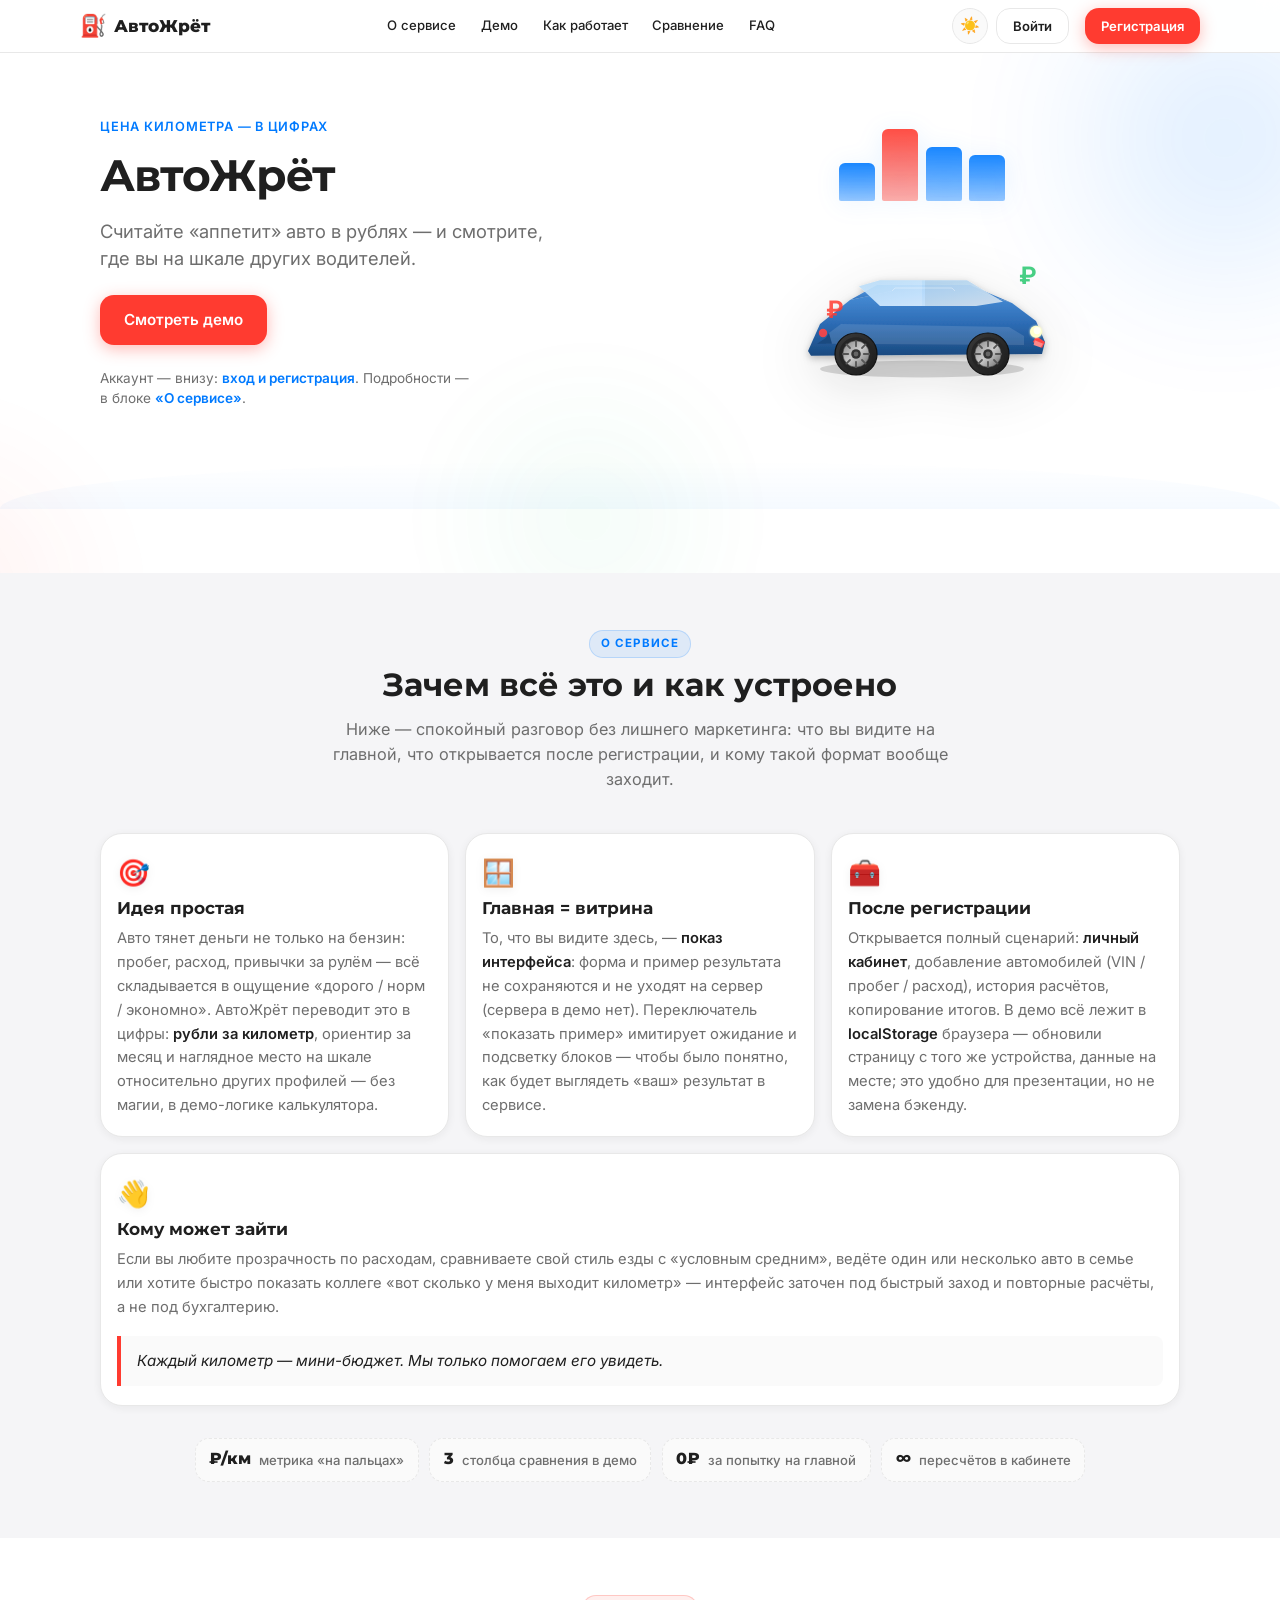
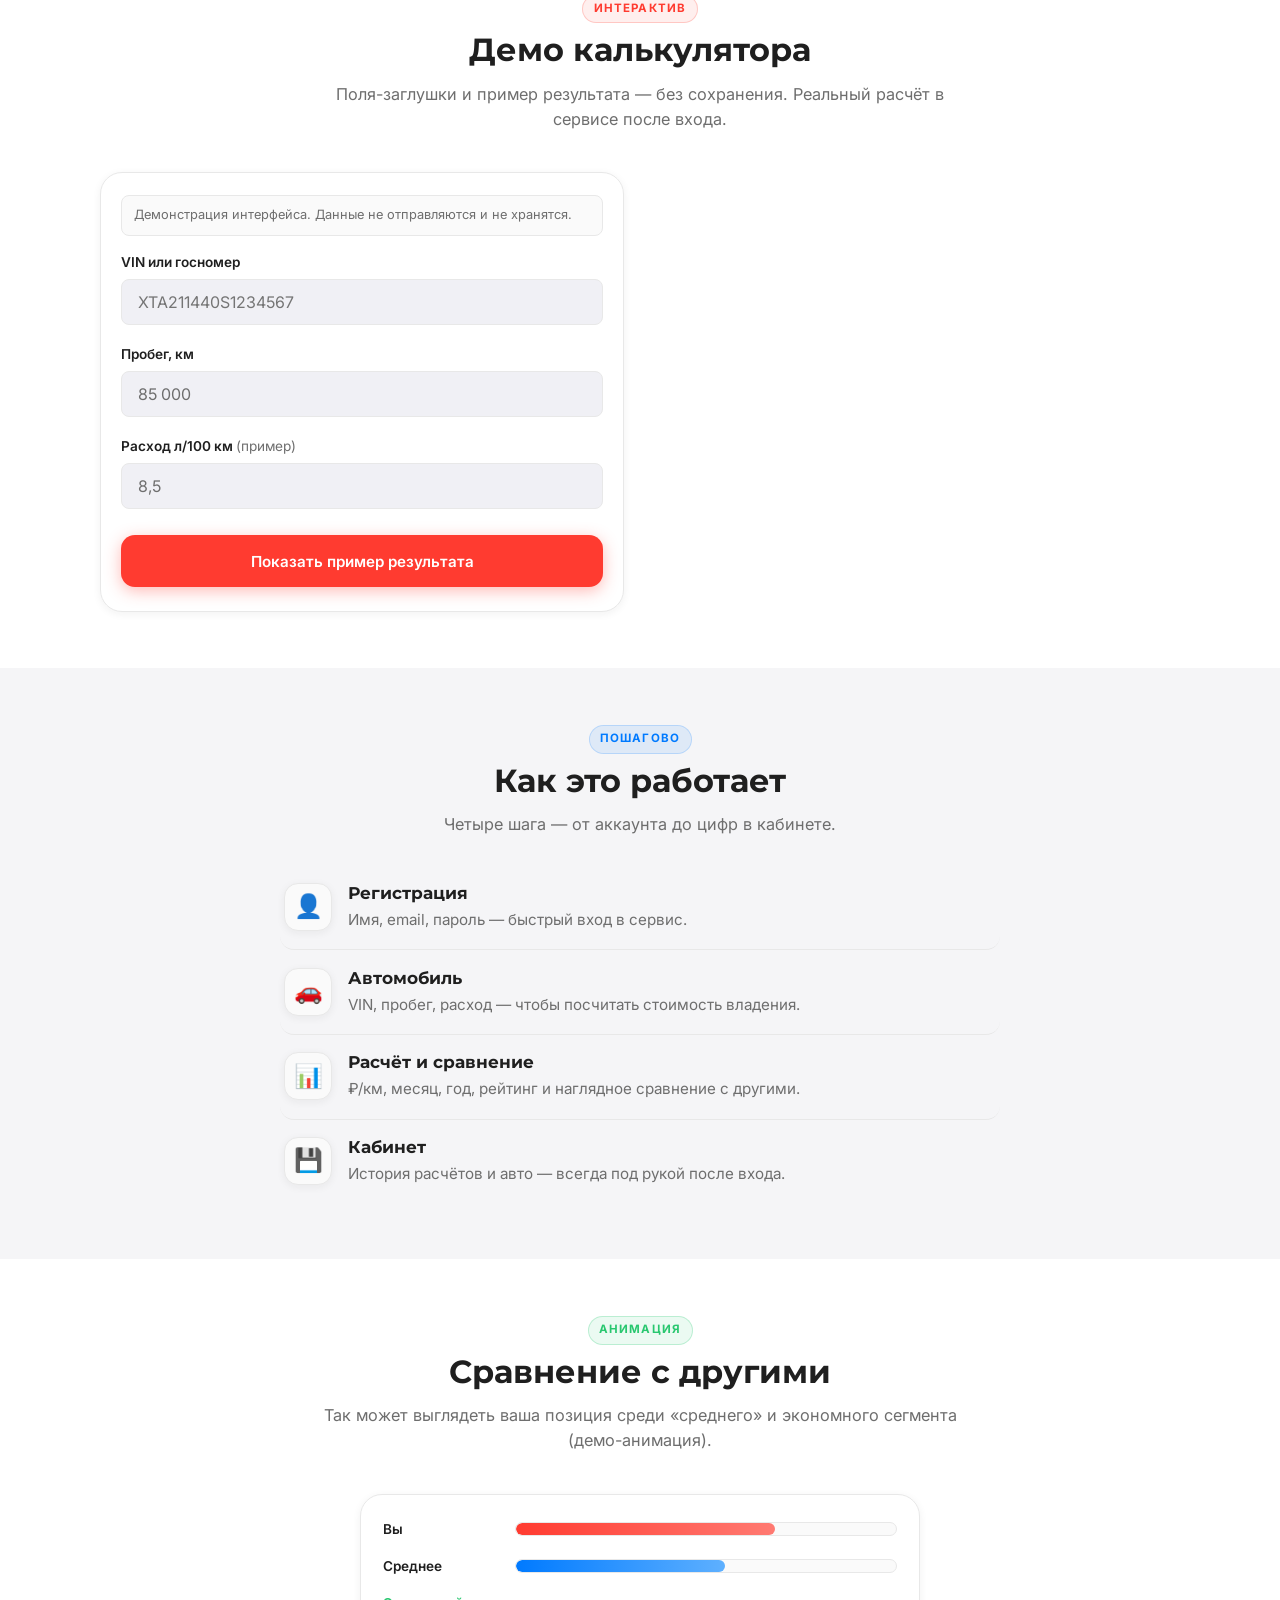
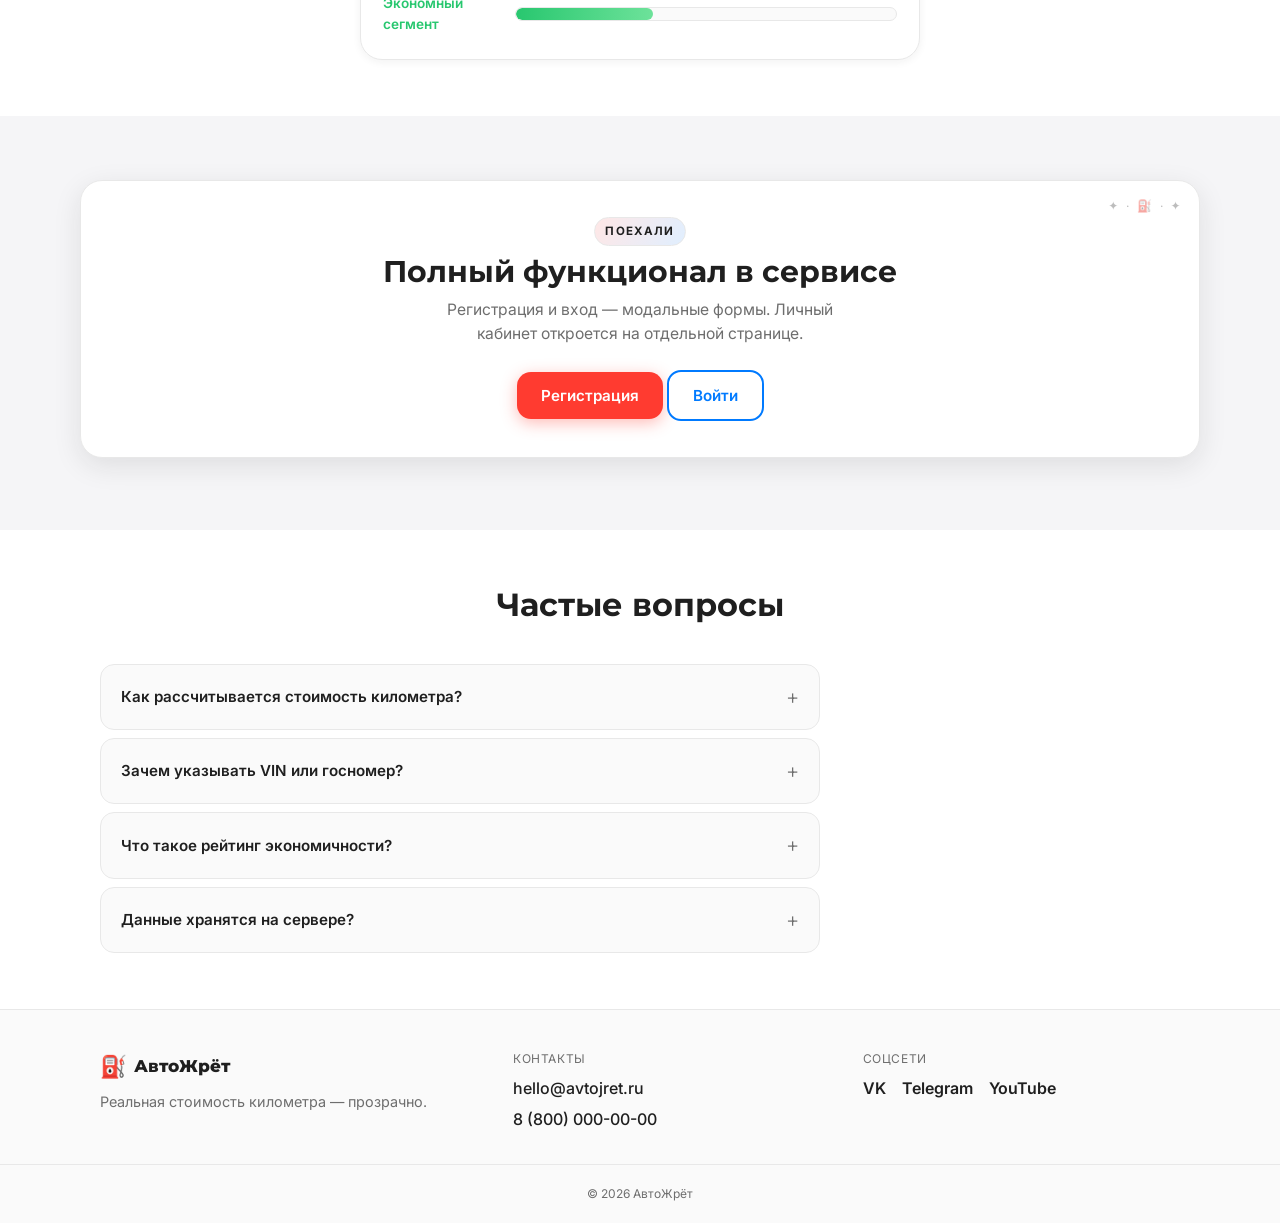
<file: index.html>
<!DOCTYPE html>
<html lang="ru">
<head>
  <meta charset="UTF-8">
  <meta name="viewport" content="width=device-width, initial-scale=1.0">
  <meta name="description" content="АвтоЖрёт — узнай реальную стоимость владения авто. Демо на главной, полный сервис после регистрации.">
  <title>АвтоЖрёт — реальная стоимость владения автомобилем</title>
  <link rel="preconnect" href="https://fonts.googleapis.com">
  <link rel="preconnect" href="https://fonts.gstatic.com" crossorigin>
  <link href="https://fonts.googleapis.com/css2?family=Inter:wght@400;500;600;700&family=Montserrat:wght@600;700;800&display=swap" rel="stylesheet">
  <link rel="stylesheet" href="css/styles.css">
</head>
<body class="page-landing">
  <div class="landing-bg" aria-hidden="true">
    <span class="landing-bg__orb landing-bg__orb--1"></span>
    <span class="landing-bg__orb landing-bg__orb--2"></span>
    <span class="landing-bg__orb landing-bg__orb--3"></span>
  </div>
  <a href="#main-content" class="skip-link">Перейти к содержимому</a>

  <header class="site-header site-header--landing">
    <div class="container site-header__inner">
      <div class="site-header__top">
        <a href="index.html" class="logo" aria-label="АвтоЖрёт — главная">
          <span class="logo__icon" aria-hidden="true">⛽</span>
          <span class="logo__text">АвтоЖрёт</span>
        </a>
        <nav class="nav site-header__nav site-header__nav--landing" aria-label="Навигация по странице">
          <ul class="nav__list">
            <li><a href="#about-story" class="nav__link">О сервисе</a></li>
            <li><a href="#demo-calculator" class="nav__link">Демо</a></li>
            <li><a href="#how-it-works" class="nav__link">Как работает</a></li>
            <li><a href="#compare-preview" class="nav__link">Сравнение</a></li>
            <li><a href="#faq-landing" class="nav__link">FAQ</a></li>
          </ul>
        </nav>
        <button type="button" class="theme-toggle" id="theme-toggle" aria-label="Переключить тему" onclick="toggleTheme()">
          <span class="theme-toggle__icon theme-toggle__icon--sun">☀️</span>
          <span class="theme-toggle__icon theme-toggle__icon--moon">🌙</span>
        </button>
        <div class="auth-bar" id="auth-bar">
          <div class="auth-bar__guest" id="auth-guest">
            <button type="button" class="btn btn--ghost btn--sm" data-open-auth="login">Войти</button>
            <button type="button" class="btn btn--primary btn--sm" data-open-auth="register">Регистрация</button>
          </div>
          <div class="auth-bar__user" id="auth-user" hidden>
            <a href="app.html" class="auth-bar__cabinet-link">Личный кабинет</a>
            <button type="button" class="btn btn--ghost btn--sm" id="btn-logout-header">Выйти</button>
          </div>
        </div>
        <button type="button" class="nav-toggle" aria-expanded="false" aria-controls="mobile-nav" aria-label="Открыть меню">
          <span></span><span></span><span></span>
        </button>
      </div>
    </div>
    <div id="mobile-nav" class="mobile-nav" hidden>
      <ul class="mobile-nav__list">
        <li><a href="#about-story">О сервисе</a></li>
        <li><a href="#demo-calculator">Демо калькулятора</a></li>
        <li><a href="#how-it-works">Как это работает</a></li>
        <li><a href="#compare-preview">Сравнение</a></li>
        <li><a href="#faq-landing">FAQ</a></li>
      </ul>
      <div class="mobile-auth mobile-auth--logged-only" id="mobile-auth-logged" hidden>
        <a href="app.html" class="btn btn--secondary mobile-auth__btn mobile-auth__cabinet">Личный кабинет</a>
        <button type="button" class="btn btn--ghost mobile-auth__btn" id="btn-logout-mobile">Выйти</button>
      </div>
      <p class="mobile-nav__hint" id="mobile-nav-guest-hint">Вход и регистрация — в блоке в конце страницы.</p>
    </div>
  </header>

  <main id="main-content">
    <!-- Hero -->
    <section class="hero hero--landing" aria-labelledby="hero-title">
      <div class="container hero__grid">
        <div class="hero__content reveal">
          <p class="hero__badge">Цена километра — в цифрах</p>
          <h1 id="hero-title" class="hero__title">АвтоЖрёт</h1>
          <p class="hero__tagline">Считайте «аппетит» авто в рублях — и смотрите, где вы на шкале других водителей.</p>
          <div class="hero__cta-row">
            <a href="#demo-calculator" class="btn btn--primary hero__cta">Смотреть демо</a>
          </div>
          <p class="hero__auth-hint">Аккаунт — внизу: <a href="#auth-cta">вход и регистрация</a>. Подробности — в блоке <a href="#about-story">«О сервисе»</a>.</p>
          <p class="hero__note" id="hero-logged-note" hidden>С возвращением — откройте личный кабинет в сервисе.</p>
        </div>
        <div class="hero__visual reveal reveal--delay" aria-hidden="true">
          <div class="hero-visual-stack" id="hero-visual-tilt">
            <div class="hero-mini-chart hero-mini-chart--glow" aria-label="Декоративная инфографика расходов">
              <div class="hero-mini-chart__bar hero-mini-chart__bar--1" style="height:38%"></div>
              <div class="hero-mini-chart__bar hero-mini-chart__bar--2" style="height:72%"></div>
              <div class="hero-mini-chart__bar hero-mini-chart__bar--3" style="height:54%"></div>
              <div class="hero-mini-chart__bar hero-mini-chart__bar--4" style="height:46%"></div>
            </div>
            <div class="hero-car">
              <svg class="hero-car__svg" viewBox="0 0 500 220" fill="none" xmlns="http://www.w3.org/2000/svg" aria-hidden="true">
                <defs>
                  <linearGradient id="bodyGrad" x1="0%" y1="0%" x2="0%" y2="100%">
                    <stop offset="0%" stop-color="#4a90d9"/>
                    <stop offset="50%" stop-color="#2d6cb5"/>
                    <stop offset="100%" stop-color="#1a4a80"/>
                  </linearGradient>
                  <linearGradient id="roofGrad" x1="0%" y1="0%" x2="0%" y2="100%">
                    <stop offset="0%" stop-color="#5ca0e8"/>
                    <stop offset="100%" stop-color="#2d6cb5"/>
                  </linearGradient>
                  <linearGradient id="windowGrad" x1="0%" y1="0%" x2="100%" y2="100%">
                    <stop offset="0%" stop-color="#a8d4f5"/>
                    <stop offset="50%" stop-color="#c5e4ff"/>
                    <stop offset="100%" stop-color="#e8f4ff"/>
                  </linearGradient>
                  <linearGradient id="wheelGrad" x1="0%" y1="0%" x2="100%" y2="100%">
                    <stop offset="0%" stop-color="#3a3a3a"/>
                    <stop offset="100%" stop-color="#1a1a1a"/>
                  </linearGradient>
                  <linearGradient id="rimGrad" x1="0%" y1="0%" x2="100%" y2="100%">
                    <stop offset="0%" stop-color="#888"/>
                    <stop offset="50%" stop-color="#ccc"/>
                    <stop offset="100%" stop-color="#666"/>
                  </linearGradient>
                  <filter id="shadow" x="-20%" y="-20%" width="140%" height="140%">
                    <feDropShadow dx="0" dy="4" stdDeviation="6" flood-opacity="0.25"/>
                  </filter>
                  <filter id="glow">
                    <feGaussianBlur stdDeviation="2" result="coloredBlur"/>
                    <feMerge>
                      <feMergeNode in="coloredBlur"/>
                      <feMergeNode in="SourceGraphic"/>
                    </feMerge>
                  </filter>
                </defs>
                <ellipse cx="250" cy="190" rx="170" ry="14" fill="rgba(0,0,0,0.15)"/>
                <g class="hero-car__body">
                  <g filter="url(#shadow)">
                    <path d="M60 160 L80 115 L130 75 L200 60 L340 60 L400 80 L440 110 L455 145 L450 165 L65 168 Z" fill="url(#bodyGrad)"/>
                    <path d="M130 75 L175 50 L330 50 L400 80 L340 60 L200 60 Z" fill="url(#roofGrad)"/>
                    <path d="M145 52 L180 42 L325 42 L385 78 L340 85 L180 85 Z" fill="url(#windowGrad)" opacity="0.9"/>
                    <path d="M145 52 L180 42 L250 42 L250 85 L180 85 Z" fill="rgba(255,255,255,0.3)" opacity="0.5"/>
                    <path d="M255 42 L325 42 L385 78 L340 85 L255 85 Z" fill="rgba(0,0,0,0.1)" opacity="0.5"/>
                  </g>
                  <path d="M95 130 L115 115 L395 120 L420 135 L420 150 L90 148 Z" fill="rgba(255,255,255,0.12)"/>
                  <path d="M75 148 L90 138 L95 130 L100 148 Z" fill="#1a4a80"/>
                  <path d="M440 135 L455 145 L450 155 L435 145 Z" fill="#ff4444"/>
                  <path d="M438 142 L452 148 L448 154 L436 150 Z" fill="#ff8888"/>
                  <circle cx="440" cy="128" r="10" fill="#ffffcc" filter="url(#glow)"/>
                  <circle cx="442" cy="126" r="6" fill="#ffffff" opacity="0.8"/>
                  <circle cx="85" cy="130" r="7" fill="#ff4444" opacity="0.9"/>
                  <path d="M200 60 L205 55 L300 55 L305 60" stroke="rgba(255,255,255,0.4)" stroke-width="1.5" fill="none"/>
                </g>
                <g class="hero-car__wheel hero-car__wheel--rear">
                  <circle cx="140" cy="165" r="35" fill="url(#wheelGrad)" stroke="#111" stroke-width="2"/>
                  <circle cx="140" cy="165" r="28" fill="#252525"/>
                  <circle cx="140" cy="165" r="22" fill="url(#rimGrad)" stroke="#444" stroke-width="1"/>
                  <circle cx="140" cy="165" r="8" fill="#333"/>
                  <circle cx="140" cy="165" r="4" fill="#666"/>
                  <g stroke="#555" stroke-width="3" stroke-linecap="round">
                    <line x1="140" y1="143" x2="140" y2="152"/>
                    <line x1="140" y1="178" x2="140" y2="187"/>
                    <line x1="118" y1="165" x2="127" y2="165"/>
                    <line x1="153" y1="165" x2="162" y2="165"/>
                    <line x1="124" y1="149" x2="130" y2="155"/>
                    <line x1="150" y1="175" x2="156" y2="181"/>
                    <line x1="124" y1="181" x2="130" y2="175"/>
                    <line x1="150" y1="155" x2="156" y2="149"/>
                  </g>
                </g>
                <g class="hero-car__wheel hero-car__wheel--front">
                  <circle cx="360" cy="165" r="35" fill="url(#wheelGrad)" stroke="#111" stroke-width="2"/>
                  <circle cx="360" cy="165" r="28" fill="#252525"/>
                  <circle cx="360" cy="165" r="22" fill="url(#rimGrad)" stroke="#444" stroke-width="1"/>
                  <circle cx="360" cy="165" r="8" fill="#333"/>
                  <circle cx="360" cy="165" r="4" fill="#666"/>
                  <g stroke="#555" stroke-width="3" stroke-linecap="round">
                    <line x1="360" y1="143" x2="360" y2="152"/>
                    <line x1="360" y1="178" x2="360" y2="187"/>
                    <line x1="338" y1="165" x2="347" y2="165"/>
                    <line x1="373" y1="165" x2="382" y2="165"/>
                    <line x1="344" y1="149" x2="350" y2="155"/>
                    <line x1="370" y1="175" x2="376" y2="181"/>
                    <line x1="344" y1="181" x2="350" y2="175"/>
                    <line x1="370" y1="155" x2="376" y2="149"/>
                  </g>
                </g>
              </svg>
              <div class="hero-car__float" aria-hidden="true">
                <span class="hero-car__coin">₽</span>
                <span class="hero-car__coin hero-car__coin--2">₽</span>
              </div>
            </div>
          </div>
        </div>
      </div>
      <div class="hero__wave" aria-hidden="true"></div>
    </section>

    <section id="about-story" class="section landing-story" aria-labelledby="about-story-title">
      <div class="container">
        <header class="section__header reveal">
          <span class="section__chip">О сервисе</span>
          <h2 id="about-story-title" class="section__title">Зачем всё это и как устроено</h2>
          <p class="section__lead">Ниже — спокойный разговор без лишнего маркетинга: что вы видите на главной, что открывается после регистрации, и кому такой формат вообще заходит.</p>
        </header>
        <div class="landing-story__grid reveal">
          <article class="landing-story__card landing-story__card--accent">
            <span class="landing-story__emoji" aria-hidden="true">🎯</span>
            <h3 class="landing-story__h">Идея простая</h3>
            <p>Авто тянет деньги не только на бензин: пробег, расход, привычки за рулём — всё складывается в ощущение «дорого / норм / экономно». АвтоЖрёт переводит это в цифры: <strong>рубли за километр</strong>, ориентир за месяц и наглядное место на шкале относительно других профилей — без магии, в демо-логике калькулятора.</p>
          </article>
          <article class="landing-story__card">
            <span class="landing-story__emoji" aria-hidden="true">🪟</span>
            <h3 class="landing-story__h">Главная = витрина</h3>
            <p>То, что вы видите здесь, — <strong>показ интерфейса</strong>: форма и пример результата не сохраняются и не уходят на сервер (сервера в демо нет). Переключатель «показать пример» имитирует ожидание и подсветку блоков — чтобы было понятно, как будет выглядеть «ваш» результат в сервисе.</p>
          </article>
          <article class="landing-story__card">
            <span class="landing-story__emoji" aria-hidden="true">🧰</span>
            <h3 class="landing-story__h">После регистрации</h3>
            <p>Открывается полный сценарий: <strong>личный кабинет</strong>, добавление автомобилей (VIN / пробег / расход), история расчётов, копирование итогов. В демо всё лежит в <strong>localStorage</strong> браузера — обновили страницу с того же устройства, данные на месте; это удобно для презентации, но не замена бэкенду.</p>
          </article>
          <article class="landing-story__card landing-story__card--wide">
            <span class="landing-story__emoji" aria-hidden="true">👋</span>
            <h3 class="landing-story__h">Кому может зайти</h3>
            <p>Если вы любите прозрачность по расходам, сравниваете свой стиль езды с «условным средним», ведёте один или несколько авто в семье или хотите быстро показать коллеге «вот сколько у меня выходит километр» — интерфейс заточен под быстрый заход и повторные расчёты, а не под бухгалтерию.</p>
            <blockquote class="landing-story__quote">Каждый километр — мини-бюджет. Мы только помогаем его увидеть.</blockquote>
          </article>
        </div>
        <ul class="landing-story__facts reveal" aria-label="Короткие факты">
          <li class="landing-story__fact"><span class="landing-story__fact-k">₽/км</span> метрика «на пальцах»</li>
          <li class="landing-story__fact"><span class="landing-story__fact-k">3</span> столбца сравнения в демо</li>
          <li class="landing-story__fact"><span class="landing-story__fact-k">0₽</span> за попытку на главной</li>
          <li class="landing-story__fact"><span class="landing-story__fact-k">∞</span> пересчётов в кабинете</li>
        </ul>
      </div>
    </section>

    <!-- Демо калькулятора (витрина, без расчёта) -->
    <section id="demo-calculator" class="section landing-demo" aria-labelledby="demo-calc-title">
      <div class="container">
        <header class="section__header reveal">
          <span class="section__chip section__chip--demo">Интерактив</span>
          <h2 id="demo-calc-title" class="section__title">Демо калькулятора</h2>
          <p class="section__lead">Поля-заглушки и пример результата — без сохранения. Реальный расчёт в сервисе после входа.</p>
        </header>
        <div class="landing-demo__layout reveal">
          <div class="landing-demo__form-card">
            <form id="demo-calc-form" class="demo-calc-form">
              <p class="demo-calc-form__disclaimer" role="note">Демонстрация интерфейса. Данные не отправляются и не хранятся.</p>
              <label class="field">
                <span class="field__label">VIN или госномер</span>
                <input type="text" class="field__input" id="demo-vin" name="demo-vin" placeholder="XTA211440S1234567" autocomplete="off" readonly tabindex="-1" aria-readonly="true">
              </label>
              <label class="field">
                <span class="field__label">Пробег, км</span>
                <input type="text" class="field__input" value="85 000" id="demo-mileage" readonly tabindex="-1" aria-readonly="true">
              </label>
              <label class="field">
                <span class="field__label">Расход л/100 км <span class="optional">(пример)</span></span>
                <input type="text" class="field__input" value="8,5" id="demo-fuel" readonly tabindex="-1" aria-readonly="true">
              </label>
              <button type="button" class="btn btn--primary btn--block" id="demo-calc-btn">
                <span class="demo-calc-btn__text">Показать пример результата</span>
                <span class="demo-calc-btn__loader" aria-hidden="true"></span>
              </button>
            </form>
          </div>
          <div class="landing-demo__result-wrap" id="demo-calc-result" hidden>
            <p class="demo-result__eyebrow">Пример визуализации</p>
            <div class="demo-result__card">
              <div class="demo-result__grid">
                <div class="demo-result__metric">
                  <span class="demo-result__metric-label">₽/км</span>
                  <span class="demo-result__metric-value"><span id="demo-val-perkm">0</span></span>
                </div>
                <div class="demo-result__metric">
                  <span class="demo-result__metric-label">₽/мес</span>
                  <span class="demo-result__metric-value"><span id="demo-val-month">0</span></span>
                </div>
                <div class="demo-result__metric">
                  <span class="demo-result__metric-label">Рейтинг</span>
                  <span class="demo-result__metric-value"><span id="demo-val-rating">0</span><small>/100</small></span>
                </div>
              </div>
              <div class="demo-result__bar-label">Относительно «среднего»</div>
              <div class="demo-result__bar-track">
                <div class="demo-result__bar-fill" id="demo-result-bar"></div>
              </div>
            </div>
            <p class="demo-result__hint">Полный калькулятор, история и кабинет — <button type="button" class="btn btn--link-inline" data-open-auth="register">после регистрации</button></p>
          </div>
        </div>
      </div>
    </section>

    <!-- Как это работает -->
    <section id="how-it-works" class="section landing-how" aria-labelledby="how-title">
      <div class="container">
        <header class="section__header reveal">
          <span class="section__chip">Пошагово</span>
          <h2 id="how-title" class="section__title">Как это работает</h2>
          <p class="section__lead">Четыре шага — от аккаунта до цифр в кабинете.</p>
        </header>
        <ol class="landing-how__steps reveal" aria-label="Шаги работы сервиса">
          <li class="landing-how__step">
            <span class="landing-how__icon" aria-hidden="true">👤</span>
            <div class="landing-how__body">
              <h3 class="landing-how__step-title">Регистрация</h3>
              <p class="landing-how__step-text">Имя, email, пароль — быстрый вход в сервис.</p>
            </div>
          </li>
          <li class="landing-how__step">
            <span class="landing-how__icon" aria-hidden="true">🚗</span>
            <div class="landing-how__body">
              <h3 class="landing-how__step-title">Автомобиль</h3>
              <p class="landing-how__step-text">VIN, пробег, расход — чтобы посчитать стоимость владения.</p>
            </div>
          </li>
          <li class="landing-how__step">
            <span class="landing-how__icon" aria-hidden="true">📊</span>
            <div class="landing-how__body">
              <h3 class="landing-how__step-title">Расчёт и сравнение</h3>
              <p class="landing-how__step-text">₽/км, месяц, год, рейтинг и наглядное сравнение с другими.</p>
            </div>
          </li>
          <li class="landing-how__step">
            <span class="landing-how__icon" aria-hidden="true">💾</span>
            <div class="landing-how__body">
              <h3 class="landing-how__step-title">Кабинет</h3>
              <p class="landing-how__step-text">История расчётов и авто — всегда под рукой после входа.</p>
            </div>
          </li>
        </ol>
      </div>
    </section>

    <!-- Сравнение с другими (демо-график) -->
    <section id="compare-preview" class="section landing-compare" aria-labelledby="compare-preview-title">
      <div class="container">
        <header class="section__header reveal">
          <span class="section__chip section__chip--chart">Анимация</span>
          <h2 id="compare-preview-title" class="section__title">Сравнение с другими</h2>
          <p class="section__lead">Так может выглядеть ваша позиция среди «среднего» и экономного сегмента (демо-анимация).</p>
        </header>
        <div class="landing-compare__chart reveal" data-landing-compare-chart role="img" aria-label="Демо: три столбца — вы, среднее, экономный сегмент">
          <div class="landing-compare__row">
            <span class="landing-compare__label">Вы</span>
            <div class="landing-compare__track"><div class="landing-compare__bar landing-compare__bar--you" data-pct="68"></div></div>
          </div>
          <div class="landing-compare__row">
            <span class="landing-compare__label">Среднее</span>
            <div class="landing-compare__track"><div class="landing-compare__bar landing-compare__bar--avg" data-pct="55"></div></div>
          </div>
          <div class="landing-compare__row">
            <span class="landing-compare__label landing-compare__label--eco">Экономный сегмент</span>
            <div class="landing-compare__track"><div class="landing-compare__bar landing-compare__bar--eco" data-pct="36"></div></div>
          </div>
        </div>
      </div>
    </section>

    <!-- Финальный CTA -->
    <section class="section landing-cta-final" id="auth-cta">
      <div class="container landing-cta landing-cta--party reveal">
        <span class="section__chip section__chip--cta">Поехали</span>
        <h2 class="landing-cta-final__title">Полный функционал в сервисе</h2>
        <p class="landing-cta-final__lead">Регистрация и вход — модальные формы. Личный кабинет откроется на отдельной странице.</p>
        <div class="hero__cta-row landing-cta-final__buttons">
          <button type="button" class="btn btn--primary" data-open-auth="register">Регистрация</button>
          <button type="button" class="btn btn--secondary" data-open-auth="login">Войти</button>
        </div>
      </div>
    </section>

    <section id="faq-landing" class="section faq">
      <div class="container">
        <header class="section__header reveal">
          <h2 class="section__title">Частые вопросы</h2>
        </header>
        <div class="faq-list reveal">
          <details class="faq-item">
            <summary class="faq-item__q">Как рассчитывается стоимость километра?</summary>
            <p class="faq-item__a">Мы учитываем топливо, транспортный налог, ОСАГО, КАСКО, ТО, износ шин и амортизацию. Все параметры — приблизительные и основаны на статистике по аналогичным автомобилям.</p>
          </details>
          <details class="faq-item">
            <summary class="faq-item__q">Зачем указывать VIN или госномер?</summary>
            <p class="faq-item__a">VIN позволяет точнее определить модель, объём двигателя и год выпуска. Это влияет на точность расчёта транспортного налога и страховых тарифов.</p>
          </details>
          <details class="faq-item">
            <summary class="faq-item__q">Что такое рейтинг экономичности?</summary>
            <p class="faq-item__a">Рейтинг от 0 до 100 отражает, насколько эффективно вы расходуете средства на автомобиль. Чем выше — тем лучше. 70+ считается отличным показателем.</p>
          </details>
          <details class="faq-item">
            <summary class="faq-item__q">Данные хранятся на сервере?</summary>
            <p class="faq-item__a">В демо-версии всё сохраняется в localStorage вашего браузера. При регистрации без бэкенда информация доступна только на этом устройстве.</p>
          </details>
        </div>
      </div>
    </section>
  </main>

  <div id="modal-login" class="modal modal--auth" role="dialog" aria-modal="true" aria-labelledby="login-title" hidden>
    <div class="modal__backdrop" data-close-auth></div>
    <div class="modal__panel modal__panel--auth">
      <button type="button" class="modal__close" data-close-auth aria-label="Закрыть">&times;</button>
      <h3 id="login-title" class="modal__title">Вход</h3>
      <p class="modal__hint">Демо: <strong>demo@avtozhryot.ru</strong> / <strong>123456</strong></p>
      <form id="form-login" class="auth-form" novalidate>
        <div class="field">
          <label class="field__label" for="login-email">Email</label>
          <input class="field__input" type="email" id="login-email" name="email" required autocomplete="email" placeholder="you@example.com">
          <span class="field__error" id="login-email-err" role="alert"></span>
        </div>
        <div class="field">
          <label class="field__label" for="login-password">Пароль</label>
          <input class="field__input" type="password" id="login-password" name="password" required autocomplete="current-password" placeholder="••••••">
          <span class="field__error" id="login-password-err" role="alert"></span>
        </div>
        <div class="field field--checkbox">
          <label class="field-check">
            <input type="checkbox" id="login-remember" name="remember">
            <span>Запомнить меня (демо, localStorage)</span>
          </label>
        </div>
        <p class="auth-form__msg auth-form__msg--error" id="login-form-msg" role="alert" hidden></p>
        <button type="submit" class="btn btn--primary btn--block">Войти</button>
        <button type="button" class="btn btn--link" id="btn-forgot">Забыли пароль?</button>
      </form>
    </div>
  </div>

  <div id="modal-register" class="modal modal--auth" role="dialog" aria-modal="true" aria-labelledby="register-title" hidden>
    <div class="modal__backdrop" data-close-auth></div>
    <div class="modal__panel modal__panel--auth">
      <button type="button" class="modal__close" data-close-auth aria-label="Закрыть">&times;</button>
      <h3 id="register-title" class="modal__title">Регистрация</h3>
      <form id="form-register" class="auth-form" novalidate>
        <div class="field">
          <label class="field__label" for="reg-name">Имя пользователя</label>
          <input class="field__input" type="text" id="reg-name" name="name" required autocomplete="name" minlength="2" placeholder="Иван">
          <span class="field__error" id="reg-name-err" role="alert"></span>
        </div>
        <div class="field">
          <label class="field__label" for="reg-email">Email</label>
          <input class="field__input" type="email" id="reg-email" name="email" required autocomplete="email" placeholder="you@example.com">
          <span class="field__error" id="reg-email-err" role="alert"></span>
        </div>
        <div class="field">
          <label class="field__label" for="reg-password">Пароль</label>
          <input class="field__input" type="password" id="reg-password" name="password" required autocomplete="new-password" minlength="6" placeholder="не менее 6 символов">
          <span class="field__error" id="reg-password-err" role="alert"></span>
        </div>
        <div class="field">
          <label class="field__label" for="reg-password2">Подтверждение пароля</label>
          <input class="field__input" type="password" id="reg-password2" name="password2" required autocomplete="new-password" placeholder="повторите пароль">
          <span class="field__error" id="reg-password2-err" role="alert"></span>
        </div>
        <p class="auth-form__msg auth-form__msg--error" id="register-form-msg" role="alert" hidden></p>
        <p class="auth-form__msg auth-form__msg--success" id="register-success-msg" role="status" hidden></p>
        <button type="submit" class="btn btn--primary btn--block">Создать аккаунт</button>
      </form>
    </div>
  </div>

  <div id="modal-forgot" class="modal modal--auth" role="dialog" aria-modal="true" aria-labelledby="forgot-title" hidden>
    <div class="modal__backdrop" data-close-auth></div>
    <div class="modal__panel modal__panel--auth modal__panel--narrow">
      <button type="button" class="modal__close" data-close-auth aria-label="Закрыть">&times;</button>
      <h3 id="forgot-title" class="modal__title">Восстановление пароля</h3>
      <p class="modal__body-text">В демо письмо не отправляется. Тест: <strong>demo@avtozhryot.ru</strong> / <strong>123456</strong>.</p>
      <button type="button" class="btn btn--primary btn--block" data-close-auth>Понятно</button>
    </div>
  </div>

  <div id="toast-root" class="toast-root" aria-live="polite"></div>

  <footer class="site-footer">
    <div class="container site-footer__grid">
      <div class="site-footer__brand">
        <a href="index.html" class="logo logo--footer">
          <span class="logo__icon" aria-hidden="true">⛽</span>
          <span class="logo__text">АвтоЖрёт</span>
        </a>
        <p class="site-footer__tagline">Реальная стоимость километра — прозрачно.</p>
      </div>
      <div class="site-footer__contacts">
        <p class="site-footer__label">Контакты</p>
        <a href="mailto:hello@avtojret.ru">hello@avtojret.ru</a>
        <span class="site-footer__phone">8 (800) 000-00-00</span>
      </div>
      <div class="site-footer__social">
        <p class="site-footer__label">Соцсети</p>
        <ul class="social">
          <li><a href="https://vk.com" target="_blank" rel="noopener noreferrer" aria-label="ВКонтакте">VK</a></li>
          <li><a href="https://t.me" target="_blank" rel="noopener noreferrer" aria-label="Telegram">Telegram</a></li>
          <li><a href="https://youtube.com" target="_blank" rel="noopener noreferrer" aria-label="YouTube">YouTube</a></li>
        </ul>
      </div>
    </div>
    <div class="site-footer__bottom">
      <div class="container">
        <p class="site-footer__copy">© 2026 АвтоЖрёт</p>
      </div>
    </div>
  </footer>

  <script src="js/theme.js"></script>
  <script src="js/auth.js" defer></script>
  <script src="js/landing.js" defer></script>
</body>
</html>
</file>
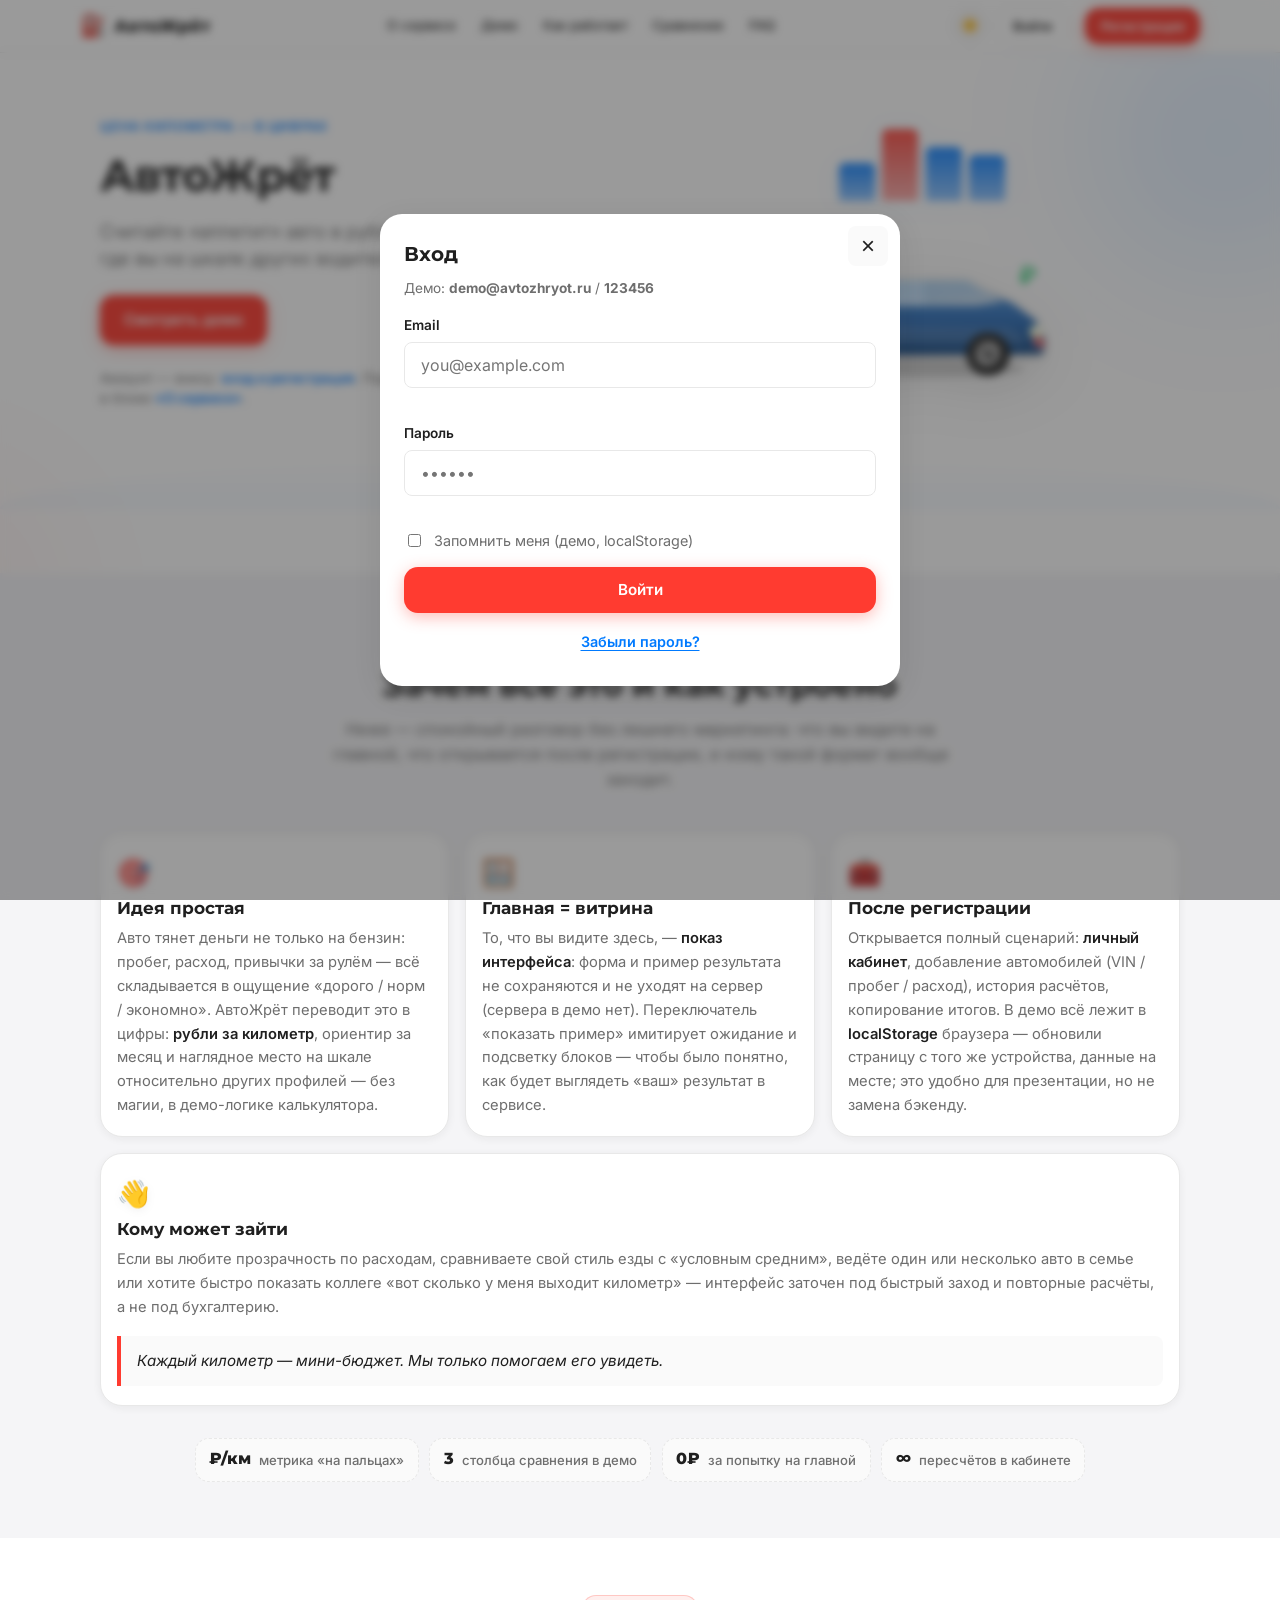
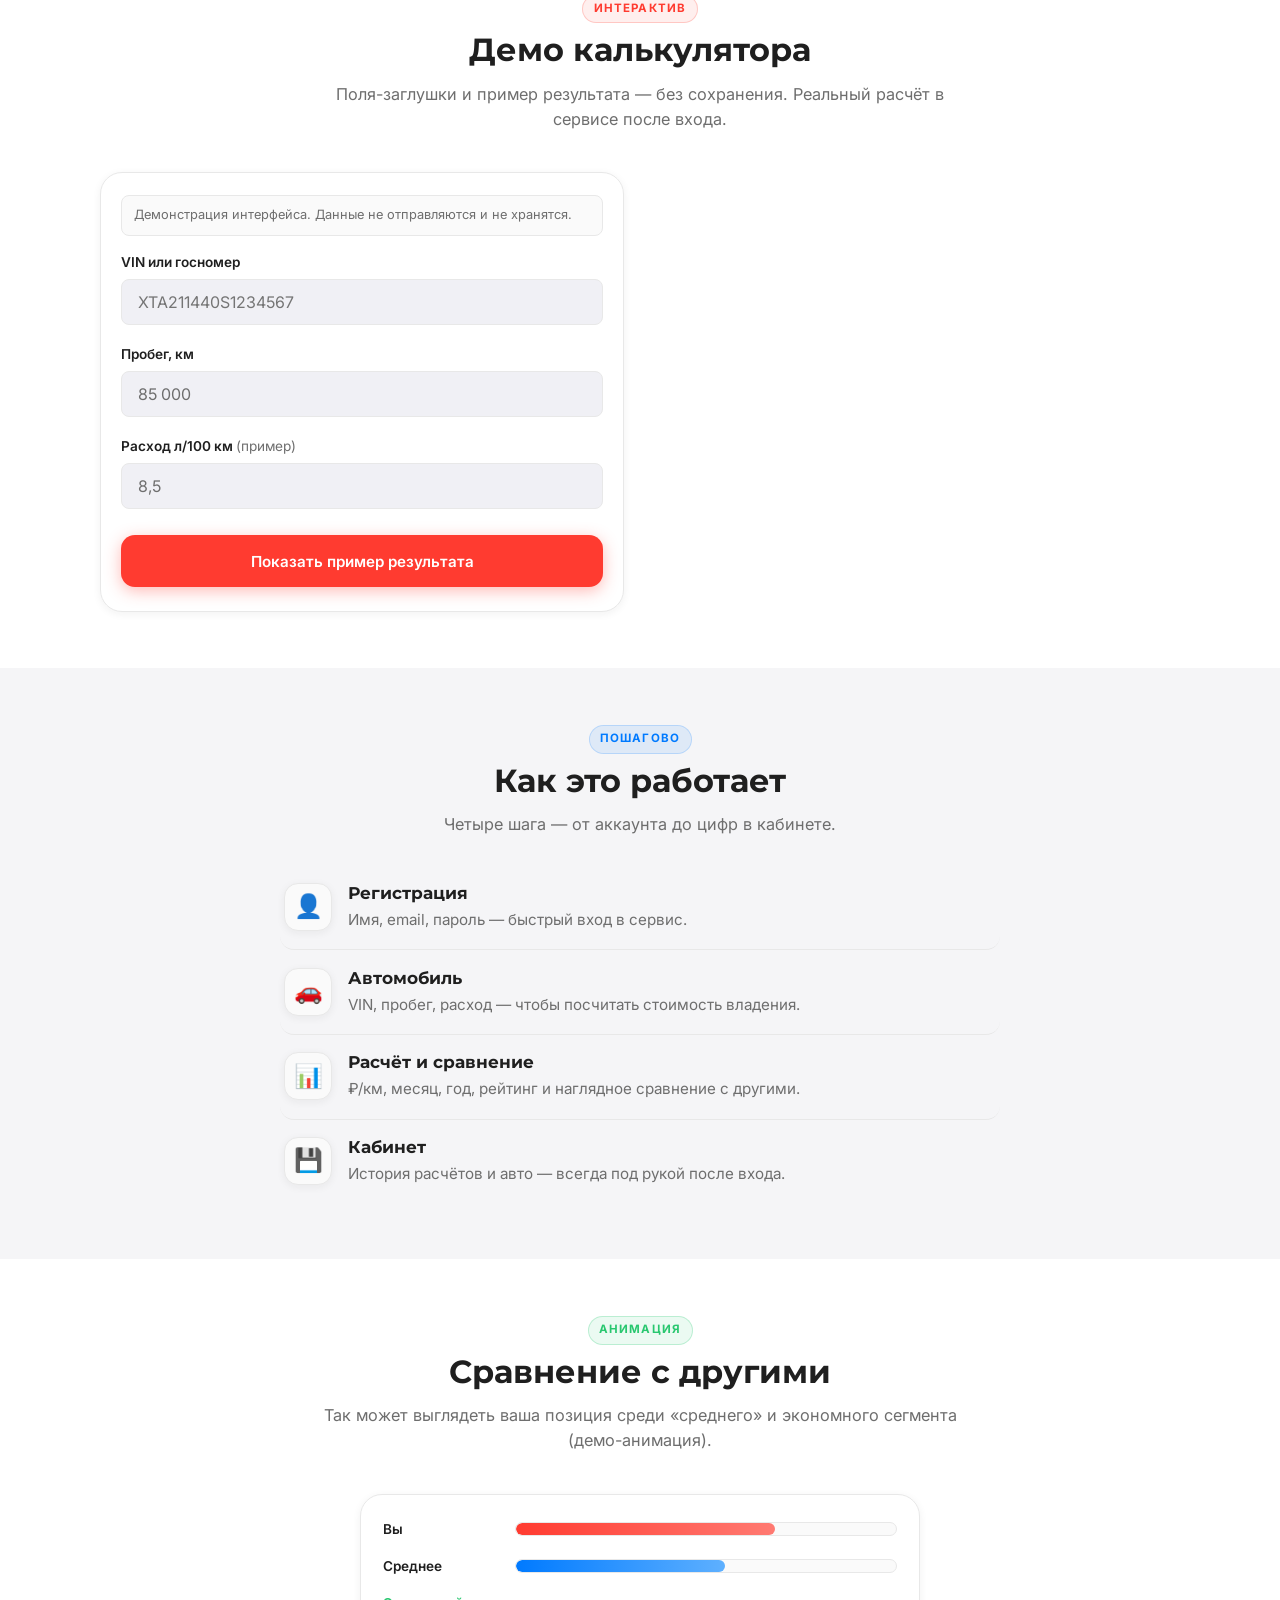
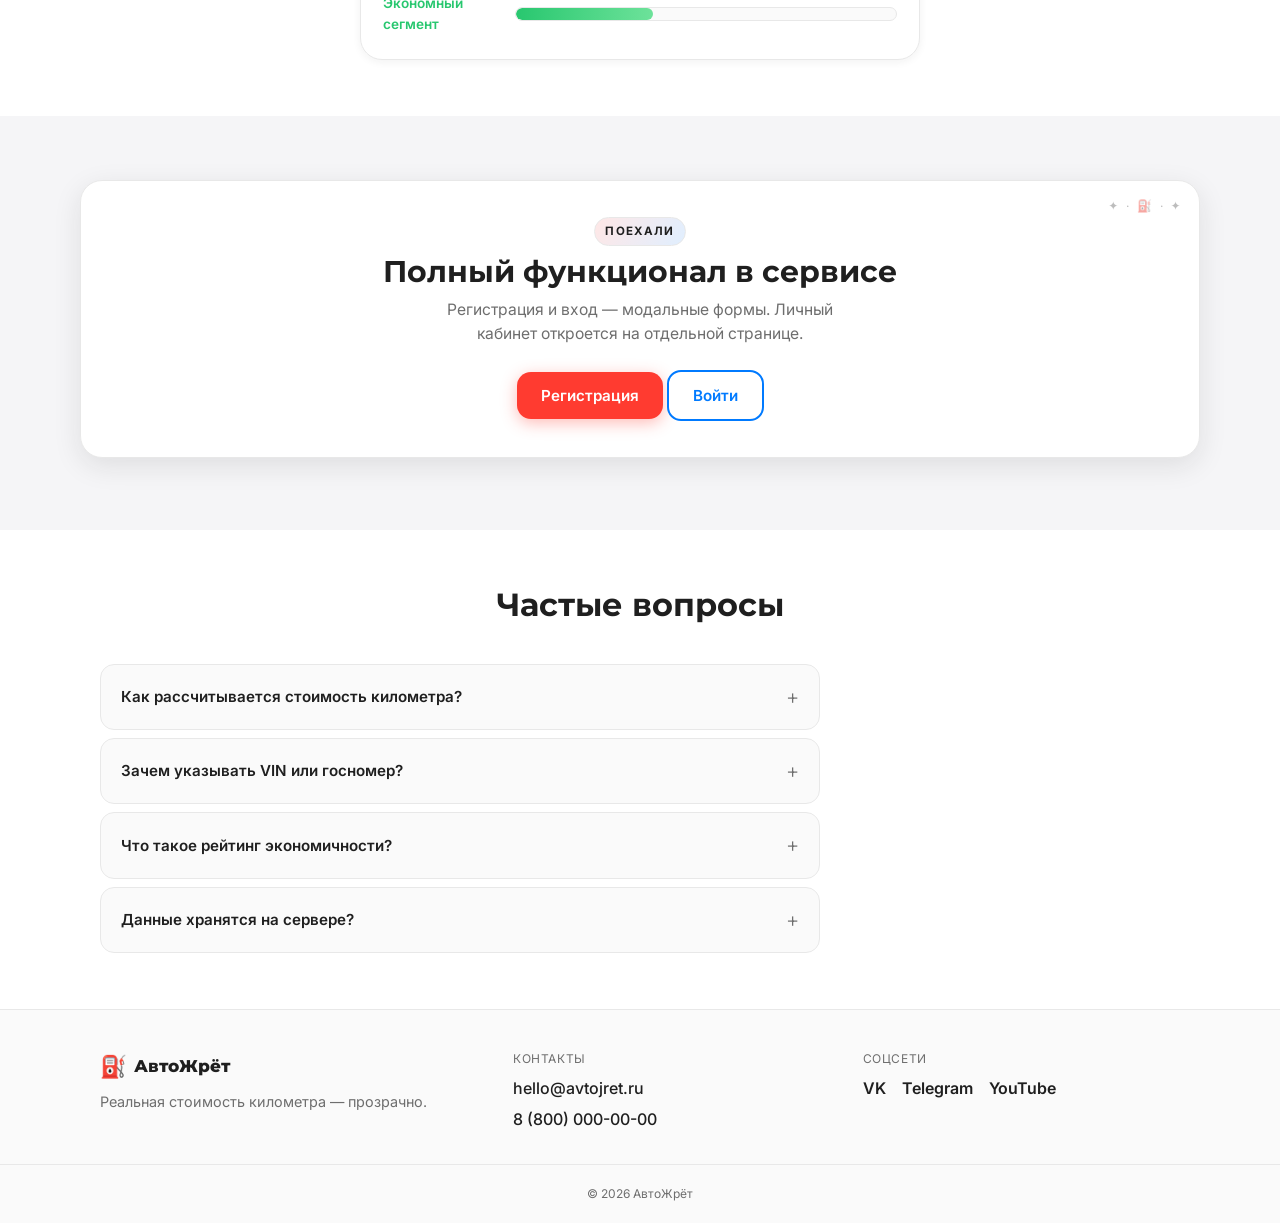
<file: app.html>
<!DOCTYPE html>
<html lang="ru">
<head>
  <meta charset="UTF-8">
  <meta name="viewport" content="width=device-width, initial-scale=1.0">
  <meta name="description" content="АвтоЖрёт — калькулятор стоимости владения, сравнение с другими водителями и личный кабинет.">
  <title>АвтоЖрёт — сервис</title>
  <link rel="preconnect" href="https://fonts.googleapis.com">
  <link rel="preconnect" href="https://fonts.gstatic.com" crossorigin>
  <link href="https://fonts.googleapis.com/css2?family=Inter:wght@400;500;600;700&family=Montserrat:wght@600;700;800&display=swap" rel="stylesheet">
  <link rel="stylesheet" href="css/styles.css">
</head>
<body class="page-app">
  <a href="#main-content" class="skip-link">Перейти к содержимому</a>

  <header class="site-header">
    <div class="container site-header__inner">
      <div class="site-header__top">
        <a href="index.html" class="logo" aria-label="АвтоЖрёт — главная">
          <span class="logo__icon" aria-hidden="true">⛽</span>
          <span class="logo__text">АвтоЖрёт</span>
        </a>
        <nav class="nav site-header__nav" aria-label="Навигация по сервису">
          <ul class="nav__list">
            <li><a href="#infographic" class="nav__link">Инфографика</a></li>
            <li><a href="#calculator" class="nav__link">Калькулятор</a></li>
            <li class="nav__cabinet" id="nav-cabinet-li" hidden><a href="#cabinet" class="nav__link">Кабинет</a></li>
            <li><a href="#compare" class="nav__link">Сравнение</a></li>
            <li><a href="#tips" class="nav__link">Советы</a></li>
            <li><a href="#faq" class="nav__link">FAQ</a></li>
          </ul>
        </nav>
        <button type="button" class="theme-toggle" id="theme-toggle" aria-label="Переключить тему" onclick="toggleTheme()">
          <span class="theme-toggle__icon theme-toggle__icon--sun">☀️</span>
          <span class="theme-toggle__icon theme-toggle__icon--moon">🌙</span>
        </button>
        <div class="auth-bar" id="auth-bar">
          <div class="auth-bar__guest" id="auth-guest">
            <button type="button" class="btn btn--ghost btn--sm" data-open-auth="login">Войти</button>
            <button type="button" class="btn btn--primary btn--sm" data-open-auth="register">Регистрация</button>
          </div>
          <div class="auth-bar__user" id="auth-user" hidden>
            <a href="#cabinet" class="auth-bar__cabinet-link">Личный кабинет</a>
            <button type="button" class="btn btn--ghost btn--sm" id="btn-logout-header">Выйти</button>
          </div>
        </div>
        <button type="button" class="nav-toggle" aria-expanded="false" aria-controls="mobile-nav" aria-label="Открыть меню">
          <span></span><span></span><span></span>
        </button>
      </div>
    </div>
    <div id="mobile-nav" class="mobile-nav" hidden>
      <ul class="mobile-nav__list">
        <li><a href="#infographic">Инфографика</a></li>
        <li><a href="#calculator">Калькулятор</a></li>
        <li id="mobile-nav-cabinet" hidden><a href="#cabinet">Кабинет</a></li>
        <li><a href="#compare">Сравнение</a></li>
        <li><a href="#tips">Советы</a></li>
        <li><a href="#faq">FAQ</a></li>
      </ul>
      <div class="mobile-auth" id="mobile-auth-guest">
        <button type="button" class="btn btn--ghost mobile-auth__btn" data-open-auth="login">Войти</button>
        <button type="button" class="btn btn--primary mobile-auth__btn" data-open-auth="register">Регистрация</button>
      </div>
      <div class="mobile-auth" id="mobile-auth-user" hidden>
        <a href="#cabinet" class="btn btn--secondary mobile-auth__btn mobile-auth__cabinet">Личный кабинет</a>
        <button type="button" class="btn btn--ghost mobile-auth__btn" id="btn-logout-mobile">Выйти</button>
      </div>
    </div>
  </header>

  <main id="main-content">
    <section class="hero hero--app" aria-labelledby="hero-app-title">
      <div class="container hero__grid">
        <div class="hero__content reveal">
          <h1 id="hero-app-title" class="hero__title">Сервис АвтоЖрёт</h1>
          <p class="hero__subtitle">Рассчитайте реальную стоимость километра, сравните себя с другими водителями и храните историю расчётов в личном кабинете.</p>
          <div class="hero__cta-row">
            <a href="#calculator" class="btn btn--primary hero__cta">К калькулятору</a>
          </div>
        </div>
      </div>
      <div class="hero__wave" aria-hidden="true"></div>
    </section>

    <section id="infographic" class="section infographic">
      <div class="container">
        <header class="section__header reveal">
          <h2 class="section__title">Структура расходов</h2>
          <p class="section__lead">Типичное распределение месячного бюджета автовладельца: топливо, обслуживание, страховка, ремонт и налоги.</p>
        </header>
        <div class="infographic__layout reveal">
          <div class="stacked-wrap">
            <p class="stacked-wrap__caption">Доли статей расходов (демо)</p>
            <div class="stacked-bar" role="img" aria-label="Сложенная диаграмма расходов">
              <button type="button" class="stacked-seg stacked-seg--blue" style="flex: 32" data-label="Топливо" data-pct="32" data-amount="12 000 ₽" aria-label="Топливо, 32%"></button>
              <button type="button" class="stacked-seg stacked-seg--red" style="flex: 22" data-label="Ремонт" data-pct="22" data-amount="8 200 ₽" aria-label="Ремонт, 22%"></button>
              <button type="button" class="stacked-seg stacked-seg--cyan" style="flex: 18" data-label="Страховка" data-pct="18" data-amount="6 800 ₽" aria-label="Страховка, 18%"></button>
              <button type="button" class="stacked-seg stacked-seg--orange" style="flex: 16" data-label="ТО и расходники" data-pct="16" data-amount="6 000 ₽" aria-label="ТО и расходники, 16%"></button>
              <button type="button" class="stacked-seg stacked-seg--green" style="flex: 12" data-label="Налоги" data-pct="12" data-amount="4 500 ₽" aria-label="Налоги, 12%"></button>
            </div>
            <div class="stacked-center">
              <span class="stacked-center__muted">Суммарно в месяц (оценка)</span>
              <span class="stacked-center__val">~37 500 ₽</span>
            </div>
            <div id="stacked-tooltip" class="stacked-tooltip" hidden role="tooltip"></div>
          </div>
          <div>
            <ul class="expense-legend">
              <li><span class="dot" style="background:#007aff"></span> Топливо</li>
              <li><span class="dot" style="background:#ff3b30"></span> Ремонт</li>
              <li><span class="dot" style="background:#5ac8fa"></span> Страховка</li>
              <li><span class="dot" style="background:#ff9500"></span> ТО</li>
              <li><span class="dot" style="background:#28c76f"></span> Налоги</li>
            </ul>
            <div class="expense-bars">
              <p class="expense-bars__title">Доли по статьям, %</p>
              <div class="bar-row" data-tooltip="Топливо">
                <span class="bar-row__name">Топливо</span>
                <div class="bar-row__track">
                  <div class="bar-row__fill bar-row__fill--blue" style="--w: 92%"></div>
                </div>
                <span class="bar-row__pct">32</span>
              </div>
              <div class="bar-row" data-tooltip="Ремонт">
                <span class="bar-row__name">Ремонт</span>
                <div class="bar-row__track">
                  <div class="bar-row__fill bar-row__fill--red" style="--w: 63%"></div>
                </div>
                <span class="bar-row__pct">22</span>
              </div>
              <div class="bar-row" data-tooltip="Страховка">
                <span class="bar-row__name">Страховка</span>
                <div class="bar-row__track">
                  <div class="bar-row__fill bar-row__fill--cyan" style="--w: 52%"></div>
                </div>
                <span class="bar-row__pct">18</span>
              </div>
              <div class="bar-row" data-tooltip="ТО">
                <span class="bar-row__name">ТО</span>
                <div class="bar-row__track">
                  <div class="bar-row__fill bar-row__fill--orange" style="--w: 46%"></div>
                </div>
                <span class="bar-row__pct">16</span>
              </div>
              <div class="bar-row" data-tooltip="Налоги">
                <span class="bar-row__name">Налоги</span>
                <div class="bar-row__track">
                  <div class="bar-row__fill bar-row__fill--green" style="--w: 35%"></div>
                </div>
                <span class="bar-row__pct">12</span>
              </div>
            </div>
          </div>
        </div>
      </div>
    </section>

    <section id="calculator" class="section calculator">
      <div class="container">
        <header class="section__header reveal">
          <h2 class="section__title">Калькулятор стоимости владения</h2>
          <p class="section__lead">Введите VIN или идентификатор, пробег и при желании расход л/100 км — получите оценку ₽/км и рейтинг (демо-расчёт).</p>
        </header>
        <div class="calculator__grid reveal">
          <form id="calc-form" class="calc-form" novalidate>
            <div class="field">
              <label class="field__label" for="vin">VIN или госномер</label>
              <input class="field__input" type="text" id="vin" name="vin" autocomplete="off" placeholder="Например XTA211440S1234567" maxlength="32">
            </div>
            <div class="field">
              <label class="field__label" for="mileage">Пробег, км</label>
              <input class="field__input" type="number" id="mileage" name="mileage" min="0" step="1" placeholder="85000" required>
            </div>
            <div class="field">
              <label class="field__label" for="fuel">Расход, л/100 км <span class="optional">(необязательно)</span></label>
              <input class="field__input" type="number" id="fuel" name="fuel" min="0.1" max="40" step="0.1" placeholder="8.5">
            </div>
            <button type="submit" class="btn btn--primary btn--block calc-form__submit">Рассчитать</button>
          </form>
          <div id="calc-results" class="calc-results" hidden>
            <h3 class="calc-results__heading">Результат</h3>
            <div class="calc-results__grid">
              <div class="result-card">
                <span class="result-card__label">Стоимость км</span>
                <span class="result-card__value" id="res-per-km" data-value="0">0</span>
                <span class="result-card__suffix">₽/км</span>
              </div>
              <div class="result-card">
                <span class="result-card__label">В месяц</span>
                <span class="result-card__value" id="res-month" data-value="0">0</span>
                <span class="result-card__suffix">₽</span>
              </div>
              <div class="result-card">
                <span class="result-card__label">В год</span>
                <span class="result-card__value" id="res-year" data-value="0">0</span>
                <span class="result-card__suffix">₽</span>
              </div>
              <div class="result-card result-card--wide">
                <span class="result-card__label">Рейтинг экономии</span>
                <span class="result-card__value" id="res-rating" data-value="0">0</span>
                <span class="result-card__suffix">/ 100</span>
                <div class="rating-bar" aria-hidden="true">
                  <div id="res-rating-bar" class="rating-bar__fill"></div>
                </div>
              </div>
            </div>
            <div class="compare-mini">
              <p class="compare-mini__title">Вы на фоне других (₽/км)</p>
              <div class="compare-chart__row">
                <span class="compare-chart__label">Вы</span>
                <div class="compare-chart__track">
                  <div id="bar-you" class="compare-chart__bar compare-chart__bar--you"></div>
                </div>
              </div>
              <div class="compare-chart__row">
                <span class="compare-chart__label">Средний сегмент</span>
                <div class="compare-chart__track">
                  <div class="compare-chart__bar compare-chart__bar--avg" style="width: 62%"></div>
                </div>
              </div>
              <div class="compare-chart__row">
                <span class="compare-chart__label compare-chart__label--eco">Экономный сегмент</span>
                <div class="compare-chart__track">
                  <div class="compare-chart__bar compare-chart__bar--eco" style="width: 38%"></div>
                </div>
              </div>
            </div>
            <div class="calc-actions">
              <button type="button" class="btn btn--secondary" id="btn-share">Поделиться</button>
              <p class="share-feedback" id="share-feedback"></p>
            </div>
            <div class="forecast-chart-wrap">
              <p class="forecast-chart-wrap__title">Прогноз расходов на 12 месяцев</p>
              <canvas id="forecast-chart" class="forecast-chart" width="580" height="180" aria-label="График прогноза расходов"></canvas>
            </div>
          </div>
        </div>
      </div>
    </section>

    <section id="compare" class="section compare-section">
      <div class="container">
        <header class="section__header reveal">
          <h2 class="section__title">Сравнение сегментов</h2>
          <p class="section__lead">Средние показатели по выборке демо-профилей: стоимость км, месячный бюджет и рейтинг.</p>
        </header>
        <div class="compare-table-wrap reveal">
          <table class="compare-table">
            <thead>
              <tr>
                <th>Сегмент</th>
                <th>₽/км</th>
                <th>₽/мес</th>
                <th>Рейтинг</th>
              </tr>
            </thead>
            <tbody>
              <tr>
                <td>Экономный</td>
                <td class="cell-eco">9,2</td>
                <td>13 800</td>
                <td>88</td>
              </tr>
              <tr>
                <td>Средний</td>
                <td>12,8</td>
                <td>19 200</td>
                <td>72</td>
              </tr>
              <tr>
                <td>Выше среднего</td>
                <td>16,5</td>
                <td>24 800</td>
                <td>58</td>
              </tr>
            </tbody>
          </table>
        </div>
        <div class="compare-bars-block reveal">
          <h3 class="compare-bars-block__title">Наглядно: стоимость км</h3>
          <p class="compare-bars-block__hint">Полосы анимируются при прокрутке блока в область видимости.</p>
          <div class="triple-bars" data-animated-bars>
            <div class="triple-bars__item">
              <span class="triple-bars__label">Экономный сегмент</span>
              <div class="triple-bars__track">
                <div class="triple-bars__fill triple-bars__fill--eco" data-bar-pct="42"></div>
              </div>
            </div>
            <div class="triple-bars__item">
              <span class="triple-bars__label">Средний сегмент</span>
              <div class="triple-bars__track">
                <div class="triple-bars__fill triple-bars__fill--avg" data-bar-pct="62"></div>
              </div>
            </div>
            <div class="triple-bars__item">
              <span class="triple-bars__label">Ваш профиль (оценка)</span>
              <div class="triple-bars__track">
                <div class="triple-bars__fill triple-bars__fill--you" data-bar-pct="78"></div>
              </div>
            </div>
          </div>
        </div>
      </div>
    </section>

    <section id="cabinet" class="section cabinet" hidden>
      <div class="container">
        <header class="section__header reveal">
          <div class="cabinet-welcome">
            <h2 class="section__title">Личный кабинет</h2>
            <p class="section__lead">Добро пожаловать, <span id="cabinet-name">—</span>!</p>
          </div>
          <button type="button" class="btn btn--ghost btn--sm cabinet-logout" id="btn-logout-cabinet">Выйти</button>
        </header>
        
        <div class="cabinet-stats reveal">
          <div class="cabinet-stat">
            <span class="cabinet-stat__icon">🚗</span>
            <div class="cabinet-stat__body">
              <span class="cabinet-stat__value" id="stat-cars-count">0</span>
              <span class="cabinet-stat__label">Авто</span>
            </div>
          </div>
          <div class="cabinet-stat">
            <span class="cabinet-stat__icon">📊</span>
            <div class="cabinet-stat__body">
              <span class="cabinet-stat__value" id="stat-calc-count">0</span>
              <span class="cabinet-stat__label">Расчётов</span>
            </div>
          </div>
          <div class="cabinet-stat cabinet-stat--accent">
            <span class="cabinet-stat__icon">💰</span>
            <div class="cabinet-stat__body">
              <span class="cabinet-stat__value" id="stat-avg-cost">—</span>
              <span class="cabinet-stat__label">Среднее ₽/км</span>
            </div>
          </div>
          <div class="cabinet-stat">
            <span class="cabinet-stat__icon">📅</span>
            <div class="cabinet-stat__body">
              <span class="cabinet-stat__value" id="stat-monthly">—</span>
              <span class="cabinet-stat__label">₽/мес расход</span>
            </div>
          </div>
          <div class="cabinet-stat">
            <span class="cabinet-stat__icon" id="stat-rating-icon">⭐</span>
            <div class="cabinet-stat__body">
              <span class="cabinet-stat__value" id="stat-rating">—</span>
              <span class="cabinet-stat__label">Рейтинг</span>
            </div>
          </div>
        </div>

        <div class="cabinet-grid">
          <div class="cabinet-calc card-panel reveal">
            <h3 class="card-panel__title">Быстрый расчёт</h3>
            <form id="cabinet-calc-form" class="cabinet-calc-form" novalidate>
              <div class="cabinet-calc-row">
                <div class="field">
                  <label class="field__label" for="cab-vin">VIN / Госномер</label>
                  <input class="field__input" type="text" id="cab-vin" name="vin" autocomplete="off" placeholder="XTA211440S1234567" maxlength="32">
                </div>
                <div class="field">
                  <label class="field__label" for="cab-mileage">Пробег, км</label>
                  <input class="field__input" type="number" id="cab-mileage" name="mileage" min="0" step="1" placeholder="85000" required>
                </div>
              </div>
              <div class="cabinet-calc-row">
                <div class="field">
                  <label class="field__label" for="cab-fuel">Расход, л/100 км</label>
                  <input class="field__input" type="number" id="cab-fuel" name="fuel" min="0.1" max="40" step="0.1" placeholder="8.5">
                </div>
                <button type="submit" class="btn btn--primary cabinet-calc-submit">Рассчитать</button>
              </div>
            </form>
            <div id="cabinet-calc-result" class="cabinet-result" hidden>
              <div class="cabinet-result__grid">
                <div class="cabinet-result__item">
                  <span class="cabinet-result__label">₽/км</span>
                  <span class="cabinet-result__value" id="cab-res-perkm">0</span>
                </div>
                <div class="cabinet-result__item">
                  <span class="cabinet-result__label">₽/мес</span>
                  <span class="cabinet-result__value" id="cab-res-month">0</span>
                </div>
                <div class="cabinet-result__item">
                  <span class="cabinet-result__label">₽/год</span>
                  <span class="cabinet-result__value" id="cab-res-year">0</span>
                </div>
                <div class="cabinet-result__item cabinet-result__item--rating">
                  <span class="cabinet-result__label">Рейтинг</span>
                  <span class="cabinet-result__value" id="cab-res-rating">0<span>/100</span></span>
                </div>
              </div>
              <button type="button" class="btn btn--secondary btn--sm" id="cab-save-calc">Сохранить расчёт</button>
            </div>
          </div>

          <div class="cabinet-cars card-panel reveal">
            <div class="card-panel__head">
              <h3 class="card-panel__title">Мои автомобили</h3>
              <button type="button" class="btn btn--primary btn--sm" id="btn-add-car">+ Добавить</button>
            </div>
            <p class="cabinet-empty" id="cabinet-cars-empty">Добавьте автомобиль для быстрого расчёта.</p>
            <ul class="cabinet-list" id="cabinet-cars-list"></ul>
          </div>
        </div>

        <div class="cabinet-history card-panel reveal">
          <div class="card-panel__head">
            <h3 class="card-panel__title">История расчётов</h3>
            <div class="cabinet-history__sort" id="cabinet-history-sort">
              <label class="cabinet-history__sort-label">Сортировка:</label>
              <select class="cabinet-history__sort-select" id="calc-sort-select">
                <option value="date-desc">По дате ↓</option>
                <option value="date-asc">По дате ↑</option>
                <option value="cost-asc">По цене ↑</option>
                <option value="cost-desc">По цене ↓</option>
                <option value="rating-desc">По рейтингу ↓</option>
              </select>
            </div>
          </div>
          <p class="cabinet-empty" id="cabinet-calc-empty">Выполните расчёт — он сохранится здесь.</p>
          <div id="cabinet-table-wrap" class="cabinet-table-wrap" hidden>
            <table class="cabinet-table">
              <thead>
                <tr>
                  <th>Дата</th>
                  <th>VIN</th>
                  <th>Пробег</th>
                  <th>₽/км</th>
                  <th>₽/мес</th>
                  <th>Рейтинг</th>
                </tr>
              </thead>
              <tbody id="cabinet-calculations-body"></tbody>
            </table>
          </div>
        </div>

        <div class="whatif-panel card-panel reveal">
          <h3 class="card-panel__title">А что если…?</h3>
          <p class="whatif-panel__desc">Измените параметры ниже и посмотрите, как изменится стоимость владения.</p>
          <div class="whatif-row">
            <div class="whatif-field">
              <label class="whatif-field__label" for="whatif-mileage">
                Пробег в год: <span class="whatif-field__val" id="whatif-mileage-val">18 000</span> км
              </label>
              <input type="range" class="whatif-range" id="whatif-mileage" min="3000" max="60000" step="1000" value="18000">
              <div class="whatif-field__ticks">
                <span>3 000</span>
                <span>60 000</span>
              </div>
            </div>
            <div class="whatif-field">
              <label class="whatif-field__label" for="whatif-fuel">
                Расход топлива: <span class="whatif-field__val" id="whatif-fuel-val">8.0</span> л/100 км
              </label>
              <input type="range" class="whatif-range" id="whatif-fuel" min="4" max="20" step="0.1" value="8.0">
              <div class="whatif-field__ticks">
                <span>4</span>
                <span>20</span>
              </div>
            </div>
          </div>
          <div class="whatif-result" id="whatif-result">
            <div class="whatif-result__item">
              <span class="whatif-result__label">₽/км</span>
              <span class="whatif-result__value" id="whatif-perkm">—</span>
            </div>
            <div class="whatif-result__item">
              <span class="whatif-result__label">₽/мес</span>
              <span class="whatif-result__value" id="whatif-month">—</span>
            </div>
            <div class="whatif-result__item">
              <span class="whatif-result__label">₽/год</span>
              <span class="whatif-result__value" id="whatif-year">—</span>
            </div>
            <div class="whatif-result__item whatif-result__item--rating">
              <span class="whatif-result__label">Рейтинг</span>
              <span class="whatif-result__value" id="whatif-rating">—</span>
            </div>
          </div>
        </div>

        <div class="social-panel card-panel reveal">
          <h3 class="card-panel__title">Сравнение с друзьями</h3>
          <div class="friends-list" id="friends-list">
            <div class="friend-row">
              <span class="friend-row__rank friend-row__rank--you">1</span>
              <span class="friend-row__avatar friend-row__avatar--you">Вы</span>
              <span class="friend-row__name">Вы</span>
              <span class="friend-row__score" id="friend-you-score">—</span>
              <span class="friend-row__badge">⭐</span>
            </div>
            <div class="friend-row">
              <span class="friend-row__rank">2</span>
              <span class="friend-row__avatar">АК</span>
              <span class="friend-row__name">Алексей К.</span>
              <span class="friend-row__score">11.8 ₽/км</span>
              <span class="friend-row__badge">🌿</span>
            </div>
            <div class="friend-row">
              <span class="friend-row__rank">3</span>
              <span class="friend-row__avatar">ОМ</span>
              <span class="friend-row__name">Ольга М.</span>
              <span class="friend-row__score">13.2 ₽/км</span>
              <span class="friend-row__badge">⚡</span>
            </div>
            <div class="friend-row">
              <span class="friend-row__rank">4</span>
              <span class="friend-row__avatar">ИС</span>
              <span class="friend-row__name">Игорь С.</span>
              <span class="friend-row__score">14.7 ₽/км</span>
              <span class="friend-row__badge">⚡</span>
            </div>
            <div class="friend-row">
              <span class="friend-row__rank">5</span>
              <span class="friend-row__avatar">ЕВ</span>
              <span class="friend-row__name">Евгений В.</span>
              <span class="friend-row__score">16.1 ₽/км</span>
              <span class="friend-row__badge">🔥</span>
            </div>
          </div>

          <div class="social-actions">
            <button type="button" class="btn btn--secondary btn--sm" id="btn-invite-friend">Пригласить друга</button>
            <button type="button" class="btn btn--ghost btn--sm" id="btn-share-global">Поделиться</button>
          </div>
        </div>

        <div class="local-top card-panel reveal">
          <h3 class="card-panel__title">Локальный топ</h3>
          <p class="local-top__hint">Демо-рейтинг на основе локальной выборки (≈120 профилей)</p>
          <div class="local-top__list" id="local-top-list">
            <div class="local-top-row">
              <span class="local-top-row__pos">🥇</span>
              <span class="local-top-row__name">Toyota Prius (2021)</span>
              <span class="local-top-row__score">7.4 ₽/км</span>
            </div>
            <div class="local-top-row">
              <span class="local-top-row__pos">🥈</span>
              <span class="local-top-row__name">Hyundai Solaris (2022)</span>
              <span class="local-top-row__score">8.9 ₽/км</span>
            </div>
            <div class="local-top-row">
              <span class="local-top-row__pos">🥉</span>
              <span class="local-top-row__name">Kia Rio (2020)</span>
              <span class="local-top-row__score">9.2 ₽/км</span>
            </div>
            <div class="local-top-row">
              <span class="local-top-row__pos">4</span>
              <span class="local-top-row__name">Volkswagen Polo (2019)</span>
              <span class="local-top-row__score">10.5 ₽/км</span>
            </div>
            <div class="local-top-row">
              <span class="local-top-row__pos">5</span>
              <span class="local-top-row__name">Lada Vesta (2023)</span>
              <span class="local-top-row__score">11.1 ₽/км</span>
            </div>
          </div>
        </div>
      </div>
    </section>

    <section id="tips" class="section tips">
      <div class="container">
        <header class="section__header reveal">
          <h2 class="section__title">Советы по экономии</h2>
          <p class="section__lead">Нажмите на карточку, чтобы открыть краткую заметку.</p>
        </header>
        <div class="tips__grid reveal">
          <article class="tip-card" data-article="1" role="button" tabindex="0">
            <div class="tip-card__icon" aria-hidden="true">🚗</div>
            <h3 class="tip-card__title">Плавный разгон</h3>
            <p class="tip-card__excerpt">Резкие ускорения в городе заметно увеличивают расход.</p>
            <span class="tip-card__link">Читать</span>
          </article>
          <article class="tip-card" data-article="2" role="button" tabindex="0">
            <div class="tip-card__icon" aria-hidden="true">🔧</div>
            <h3 class="tip-card__title">Регламент ТО</h3>
            <p class="tip-card__excerpt">Следуйте интервалам из мануала — не всегда нужно «частить» визиты.</p>
            <span class="tip-card__link">Читать</span>
          </article>
          <article class="tip-card" data-article="3" role="button" tabindex="0">
            <div class="tip-card__icon" aria-hidden="true">◎</div>
            <h3 class="tip-card__title">Давление в шинах</h3>
            <p class="tip-card__excerpt">Проверка раз в месяц снижает расход и износ.</p>
            <span class="tip-card__link">Читать</span>
          </article>
          <article class="tip-card" data-article="4" role="button" tabindex="0">
            <div class="tip-card__icon" aria-hidden="true">🛡️</div>
            <h3 class="tip-card__title">Страховки</h3>
            <p class="tip-card__excerpt">Сравните премии — разброс по ОСАГО может быть тысячи рублей.</p>
            <span class="tip-card__link">Читать</span>
          </article>
        </div>
      </div>
    </section>

    <section id="faq" class="section faq">
      <div class="container">
        <header class="section__header reveal">
          <h2 class="section__title">Частые вопросы</h2>
        </header>
        <div class="faq-list reveal">
          <details class="faq-item">
            <summary class="faq-item__q">Как рассчитывается стоимость километра?</summary>
            <p class="faq-item__a">Мы учитываем топливо, транспортный налог, ОСАГО, КАСКО, ТО, износ шин и амортизацию. Все параметры — приблизительные и основаны на статистике по аналогичным автомобилям.</p>
          </details>
          <details class="faq-item">
            <summary class="faq-item__q">Зачем указывать VIN или госномер?</summary>
            <p class="faq-item__a">VIN позволяет точнее определить модель, объём двигателя и год выпуска. Это влияет на точность расчёта транспортного налога и страховых тарифов.</p>
          </details>
          <details class="faq-item">
            <summary class="faq-item__q">Что такое рейтинг экономичности?</summary>
            <p class="faq-item__a">Рейтинг от 0 до 100 отражает, насколько эффективно вы расходуете средства на автомобиль. Чем выше — тем лучше. 70+ считается отличным показателем.</p>
          </details>
          <details class="faq-item">
            <summary class="faq-item__q">Данные хранятся на сервере?</summary>
            <p class="faq-item__a">В демо-версии всё сохраняется в localStorage вашего браузера. При регистрации без бэкенда информация доступна только на этом устройстве.</p>
          </details>
          <details class="faq-item">
            <summary class="faq-item__q">Можно ли сравнить два автомобиля?</summary>
            <p class="faq-item__a">Да, в личном кабинете добавьте до 5 автомобилей и выполняйте расчёты для каждого — так вы увидите разницу в стоимости владения.</p>
          </details>
        </div>
      </div>
    </section>
  </main>

  <div id="modal-login" class="modal modal--auth" role="dialog" aria-modal="true" aria-labelledby="login-title" hidden>
    <div class="modal__backdrop" data-close-auth></div>
    <div class="modal__panel modal__panel--auth">
      <button type="button" class="modal__close" data-close-auth aria-label="Закрыть">&times;</button>
      <h3 id="login-title" class="modal__title">Вход</h3>
      <p class="modal__hint">Демо: <strong>demo@avtozhryot.ru</strong> / <strong>123456</strong></p>
      <form id="form-login" class="auth-form" novalidate>
        <div class="field">
          <label class="field__label" for="login-email">Email</label>
          <input class="field__input" type="email" id="login-email" name="email" required autocomplete="email" placeholder="you@example.com">
          <span class="field__error" id="login-email-err" role="alert"></span>
        </div>
        <div class="field">
          <label class="field__label" for="login-password">Пароль</label>
          <input class="field__input" type="password" id="login-password" name="password" required autocomplete="current-password" placeholder="••••••">
          <span class="field__error" id="login-password-err" role="alert"></span>
        </div>
        <div class="field field--checkbox">
          <label class="field-check">
            <input type="checkbox" id="login-remember" name="remember">
            <span>Запомнить меня (демо, localStorage)</span>
          </label>
        </div>
        <p class="auth-form__msg auth-form__msg--error" id="login-form-msg" role="alert" hidden></p>
        <button type="submit" class="btn btn--primary btn--block">Войти</button>
        <button type="button" class="btn btn--link" id="btn-forgot">Забыли пароль?</button>
      </form>
    </div>
  </div>

  <div id="modal-register" class="modal modal--auth" role="dialog" aria-modal="true" aria-labelledby="register-title" hidden>
    <div class="modal__backdrop" data-close-auth></div>
    <div class="modal__panel modal__panel--auth">
      <button type="button" class="modal__close" data-close-auth aria-label="Закрыть">&times;</button>
      <h3 id="register-title" class="modal__title">Регистрация</h3>
      <form id="form-register" class="auth-form" novalidate>
        <div class="field">
          <label class="field__label" for="reg-name">Имя пользователя</label>
          <input class="field__input" type="text" id="reg-name" name="name" required autocomplete="name" minlength="2" placeholder="Иван">
          <span class="field__error" id="reg-name-err" role="alert"></span>
        </div>
        <div class="field">
          <label class="field__label" for="reg-email">Email</label>
          <input class="field__input" type="email" id="reg-email" name="email" required autocomplete="email" placeholder="you@example.com">
          <span class="field__error" id="reg-email-err" role="alert"></span>
        </div>
        <div class="field">
          <label class="field__label" for="reg-password">Пароль</label>
          <input class="field__input" type="password" id="reg-password" name="password" required autocomplete="new-password" minlength="6" placeholder="не менее 6 символов">
          <span class="field__error" id="reg-password-err" role="alert"></span>
        </div>
        <div class="field">
          <label class="field__label" for="reg-password2">Подтверждение пароля</label>
          <input class="field__input" type="password" id="reg-password2" name="password2" required autocomplete="new-password" placeholder="повторите пароль">
          <span class="field__error" id="reg-password2-err" role="alert"></span>
        </div>
        <p class="auth-form__msg auth-form__msg--error" id="register-form-msg" role="alert" hidden></p>
        <p class="auth-form__msg auth-form__msg--success" id="register-success-msg" role="status" hidden></p>
        <button type="submit" class="btn btn--primary btn--block">Создать аккаунт</button>
      </form>
    </div>
  </div>

  <div id="modal-forgot" class="modal modal--auth" role="dialog" aria-modal="true" aria-labelledby="forgot-title" hidden>
    <div class="modal__backdrop" data-close-auth></div>
    <div class="modal__panel modal__panel--auth modal__panel--narrow">
      <button type="button" class="modal__close" data-close-auth aria-label="Закрыть">&times;</button>
      <h3 id="forgot-title" class="modal__title">Восстановление пароля</h3>
      <p class="modal__body-text">В демо-режиме письмо на email не отправляется. Для теста: <strong>demo@avtozhryot.ru</strong> / <strong>123456</strong>.</p>
      <button type="button" class="btn btn--primary btn--block" data-close-auth>Понятно</button>
    </div>
  </div>

  <div id="modal-add-car" class="modal modal--auth" role="dialog" aria-modal="true" aria-labelledby="add-car-title" hidden>
    <div class="modal__backdrop" data-close-auth></div>
    <div class="modal__panel modal__panel--auth">
      <button type="button" class="modal__close" data-close-auth aria-label="Закрыть">&times;</button>
      <h3 id="add-car-title" class="modal__title">Добавить автомобиль</h3>
      <form id="form-add-car" class="auth-form" novalidate>
        <div class="field">
          <label class="field__label" for="car-vin">VIN или госномер</label>
          <input class="field__input" type="text" id="car-vin" name="car-vin" autocomplete="off" placeholder="XTA211440S1234567" required>
        </div>
        <div class="field">
          <label class="field__label" for="car-mileage">Пробег, км</label>
          <input class="field__input" type="number" id="car-mileage" name="car-mileage" min="0" step="1" placeholder="0">
        </div>
        <div class="field">
          <label class="field__label" for="car-fuel">Расход, л/100 км <span class="optional">(необязательно)</span></label>
          <input class="field__input" type="number" id="car-fuel" name="car-fuel" min="0.1" max="40" step="0.1" placeholder="8.5">
        </div>
        <p class="auth-form__msg auth-form__msg--error" id="add-car-msg" role="alert" hidden></p>
        <p class="auth-form__hint" id="add-car-hint">До 5 автомобилей</p>
        <button type="submit" class="btn btn--primary btn--block">Сохранить</button>
      </form>
    </div>
  </div>

  <div id="article-modal" class="modal" role="dialog" aria-modal="true" aria-labelledby="modal-title" hidden>
    <div class="modal__backdrop" data-close-modal></div>
    <div class="modal__panel">
      <button type="button" class="modal__close" data-close-modal aria-label="Закрыть">&times;</button>
      <h3 id="modal-title" class="modal__title"></h3>
      <div id="modal-body" class="modal__body"></div>
    </div>
  </div>

  <div id="toast-root" class="toast-root" aria-live="polite"></div>

  <footer class="site-footer">
    <div class="container site-footer__grid">
      <div class="site-footer__brand">
        <a href="index.html" class="logo logo--footer">
          <span class="logo__icon" aria-hidden="true">⛽</span>
          <span class="logo__text">АвтоЖрёт</span>
        </a>
        <p class="site-footer__tagline">Реальная стоимость километра — прозрачно и честно.</p>
      </div>
      <div class="site-footer__contacts">
        <p class="site-footer__label">Контакты</p>
        <a href="mailto:hello@avtojret.ru">hello@avtojret.ru</a>
        <span class="site-footer__phone">8 (800) 000-00-00</span>
      </div>
      <div class="site-footer__social">
        <p class="site-footer__label">Мы в соцсетях</p>
        <ul class="social">
          <li><a href="https://vk.com" target="_blank" rel="noopener noreferrer" aria-label="ВКонтакте">VK</a></li>
          <li><a href="https://t.me" target="_blank" rel="noopener noreferrer" aria-label="Telegram">Telegram</a></li>
          <li><a href="https://youtube.com" target="_blank" rel="noopener noreferrer" aria-label="YouTube">YouTube</a></li>
        </ul>
      </div>
    </div>
    <div class="site-footer__bottom">
      <div class="container">
        <p class="site-footer__copy">© 2026 АвтоЖрёт. Все права защищены.</p>
      </div>
    </div>
  </footer>

  <script src="js/theme.js"></script>
  <script src="js/auth.js" defer></script>
  <script src="js/app.js" defer></script>
</body>
</html>
</file>
<file: css/styles.css>
/* АвтоЖрёт — модульные стили, mobile-first */

:root {
  --color-bg: #fff;
  --color-text: #1f1f1f;
  --color-text-muted: #6e6e6e;
  --color-accent: #ff3b30;
  --color-secondary: #007aff;
  --color-eco: #28c76f;
  --color-border: #e8e8e8;
  --color-card: #fafafa;
  --color-card-hover: #f0f0f5;
  --color-header-bg: rgba(255, 255, 255, 0.92);
  --color-footer-bg: #fafafa;
  --color-orb-1: rgba(0, 122, 255, 0.35);
  --color-orb-2: rgba(255, 59, 48, 0.22);
  --color-orb-3: rgba(40, 199, 111, 0.2);
  --radius-sm: 8px;
  --radius-md: 14px;
  --radius-lg: 22px;
  --font-heading: "Montserrat", system-ui, sans-serif;
  --font-body: "Inter", system-ui, sans-serif;
  --shadow-sm: 0 2px 8px rgba(31, 31, 31, 0.06);
  --shadow-md: 0 8px 28px rgba(31, 31, 31, 0.1);
  --transition: 0.25s cubic-bezier(0.4, 0, 0.2, 1);
  --header-h: 64px;
  --color-section-alt: #f5f5f7;
  --color-hero-cta: #fff;
  --color-stat-pill-bg: #fff;
  --color-toast-success-bg: #e8f8ef;
  --color-toast-success-text: #146c3a;
  --color-toast-success-border: rgba(40, 199, 111, 0.35);
  --color-toast-error-bg: #ffedec;
  --color-toast-error-text: #a32018;
  --color-toast-error-border: rgba(255, 59, 48, 0.35);
  --color-nav-compare-bar: rgba(255, 59, 48, 0.08);
  --color-bar-success: #28c76f;
  --color-bar-danger: #ff3b30;
  --color-landing-cta: #fff;
  --color-gradient-you-end: #ff7a72;
  --color-gradient-avg-end: #5eb0ff;
  --color-gradient-eco-end: #6de29a;
}

[data-theme="dark"] {
  --color-bg: #0f0f12;
  --color-text: #e8e8ee;
  --color-text-muted: #9090a0;
  --color-border: #2a2a35;
  --color-card: #1a1a22;
  --color-card-hover: #222230;
  --color-header-bg: rgba(15, 15, 18, 0.92);
  --color-footer-bg: #0f0f12;
  --color-orb-1: rgba(0, 100, 200, 0.25);
  --color-orb-2: rgba(200, 50, 40, 0.18);
  --color-orb-3: rgba(40, 180, 100, 0.15);
  --shadow-sm: 0 2px 8px rgba(0, 0, 0, 0.2);
  --shadow-md: 0 8px 28px rgba(0, 0, 0, 0.35);
  --color-section-alt: #0d0d10;
  --color-hero-cta: #1a1a22;
  --color-stat-pill-bg: #1a1a22;
  --color-toast-success-bg: rgba(40, 199, 111, 0.18);
  --color-toast-success-text: #6de29a;
  --color-toast-success-border: rgba(40, 199, 111, 0.35);
  --color-toast-error-bg: rgba(255, 59, 48, 0.18);
  --color-toast-error-text: #ff8a80;
  --color-toast-error-border: rgba(255, 59, 48, 0.35);
  --color-nav-compare-bar: rgba(255, 59, 48, 0.1);
  --color-bar-success: #6de29a;
  --color-bar-danger: #ff8a80;
  --color-landing-cta: #1a1a22;
  --color-gradient-you-end: #ff8a80;
  --color-gradient-avg-end: #7ec8ff;
  --color-gradient-eco-end: #85edb0;
}

*,
*::before,
*::after {
  box-sizing: border-box;
}

html {
  scroll-behavior: smooth;
}

body {
  margin: 0;
  font-family: var(--font-body);
  font-size: 1rem;
  line-height: 1.55;
  color: var(--color-text);
  background: var(--color-bg);
  -webkit-font-smoothing: antialiased;
  transition: background 0.35s ease, color 0.35s ease;
}

.page-landing {
  position: relative;
  overflow-x: hidden;
}

.landing-bg {
  position: fixed;
  inset: 0;
  pointer-events: none;
  z-index: 0;
  overflow: hidden;
}

.landing-bg__orb {
  position: absolute;
  border-radius: 50%;
  filter: blur(64px);
  opacity: 0.45;
  animation: landing-orb-drift 22s ease-in-out infinite;
}

.landing-bg__orb--1 {
  width: min(72vw, 420px);
  height: min(72vw, 420px);
  background: radial-gradient(circle, var(--color-orb-1) 0%, transparent 70%);
  top: -8%;
  right: -12%;
  animation-delay: 0s;
}

.landing-bg__orb--2 {
  width: min(60vw, 340px);
  height: min(60vw, 340px);
  background: radial-gradient(circle, var(--color-orb-2) 0%, transparent 70%);
  bottom: 15%;
  left: -18%;
  animation-delay: -7s;
}

.landing-bg__orb--3 {
  width: min(50vw, 280px);
  height: min(50vw, 280px);
  background: radial-gradient(circle, var(--color-orb-3) 0%, transparent 70%);
  top: 42%;
  left: 35%;
  animation-delay: -12s;
}

@keyframes landing-orb-drift {
  0%,
  100% {
    transform: translate(0, 0) scale(1);
  }
  33% {
    transform: translate(18px, -22px) scale(1.04);
  }
  66% {
    transform: translate(-14px, 16px) scale(0.96);
  }
}

.page-landing .site-header,
.page-landing #main-content,
.page-landing .site-footer {
  position: relative;
  z-index: 1;
}

img {
  max-width: 100%;
  height: auto;
  display: block;
}

h1, h2, h3 {
  font-family: var(--font-heading);
  font-weight: 700;
  line-height: 1.2;
}

a {
  color: var(--color-secondary);
  text-decoration: none;
  transition: color var(--transition), opacity var(--transition);
}

a:hover {
  color: var(--color-accent);
}

.skip-link {
  position: absolute;
  left: -9999px;
  z-index: 9999;
  padding: 0.75rem 1rem;
  background: var(--color-text);
  color: #fff;
}

.skip-link:focus {
  left: 1rem;
  top: 1rem;
}

.visually-hidden {
  position: absolute;
  width: 1px;
  height: 1px;
  padding: 0;
  margin: -1px;
  overflow: hidden;
  clip: rect(0, 0, 0, 0);
  white-space: nowrap;
  border: 0;
}

.container {
  width: 100%;
  max-width: 1120px;
  margin: 0 auto;
  padding: 0 1.25rem;
}

/* Header */
.site-header {
  position: sticky;
  top: 0;
  z-index: 100;
  background: var(--color-header-bg);
  backdrop-filter: blur(10px);
  border-bottom: 1px solid var(--color-border);
  transition: background 0.35s ease, border-color 0.35s ease;
}

.site-header__inner {
  padding: 0;
}

.site-header__top {
  display: flex;
  align-items: center;
  gap: 0.5rem;
  min-height: 52px;
  width: 100%;
}

.logo {
  display: inline-flex;
  align-items: center;
  gap: 0.45rem;
  flex-shrink: 0;
  font-family: var(--font-heading);
  font-weight: 800;
  font-size: 1.08rem;
  color: var(--color-text);
}

.logo:hover {
  color: var(--color-accent);
}

.logo__icon {
  font-size: 1.35rem;
}

.site-header__nav {
  display: none;
  flex: 1;
  min-width: 0;
  margin: 0 0.25rem;
}

@media (min-width: 900px) {
  .site-header__nav {
    display: block;
  }
}

.nav__list {
  display: flex;
  list-style: none;
  margin: 0;
  padding: 0 0.25rem;
  gap: 0.1rem;
  align-items: center;
  justify-content: center;
  flex-wrap: nowrap;
  overflow-x: auto;
  overscroll-behavior-x: contain;
  scrollbar-width: thin;
  scrollbar-color: rgba(31, 31, 31, 0.15) transparent;
}

.nav__list::-webkit-scrollbar {
  height: 3px;
}

.nav__list::-webkit-scrollbar-thumb {
  background: rgba(31, 31, 31, 0.12);
  border-radius: 999px;
}

.nav__list li {
  flex-shrink: 0;
}

.nav__link {
  display: block;
  padding: 0.35rem 0.5rem;
  border-radius: 999px;
  color: var(--color-text);
  font-weight: 500;
  font-size: 0.78rem;
  line-height: 1.2;
  white-space: nowrap;
  transition: background var(--transition), color var(--transition);
}

@media (min-width: 1100px) {
  .nav__link {
    font-size: 0.82rem;
    padding: 0.38rem 0.6rem;
  }
}

.nav__link:hover,
.nav__link:focus-visible {
  color: var(--color-accent);
  background: rgba(255, 59, 48, 0.08);
  outline: none;
}

.nav-toggle {
  display: flex;
  flex-direction: column;
  justify-content: center;
  gap: 5px;
  width: 44px;
  height: 44px;
  padding: 0;
  border: none;
  background: transparent;
  cursor: pointer;
  border-radius: var(--radius-sm);
}

.nav-toggle span {
  display: block;
  height: 2px;
  width: 22px;
  background: var(--color-text);
  transition: transform var(--transition), opacity var(--transition);
}

.nav-toggle[aria-expanded="true"] span:nth-child(1) {
  transform: translateY(7px) rotate(45deg);
}

.nav-toggle[aria-expanded="true"] span:nth-child(2) {
  opacity: 0;
}

.nav-toggle[aria-expanded="true"] span:nth-child(3) {
  transform: translateY(-7px) rotate(-45deg);
}

.mobile-nav {
  border-bottom: 1px solid var(--color-border);
  background: var(--color-bg);
  transition: background 0.35s ease, border-color 0.35s ease;
}

.mobile-nav[hidden] {
  display: none;
}

.mobile-nav__list {
  list-style: none;
  margin: 0;
  padding: 0.5rem 1.25rem 1rem;
}

.mobile-nav__list a {
  display: block;
  padding: 0.65rem 0;
  color: var(--color-text);
  font-weight: 500;
}

@media (min-width: 900px) {
  .nav-toggle {
    display: none;
  }
  .mobile-nav {
    display: none !important;
  }
}

/* Buttons */
.btn {
  display: inline-flex;
  align-items: center;
  justify-content: center;
  gap: 0.5rem;
  padding: 0.85rem 1.5rem;
  font-family: var(--font-body);
  font-weight: 600;
  font-size: 0.95rem;
  border: none;
  border-radius: var(--radius-md);
  cursor: pointer;
  transition: transform var(--transition), box-shadow var(--transition), background var(--transition);
}

.btn--primary {
  background: var(--color-accent);
  color: #fff;
  box-shadow: 0 4px 16px rgba(255, 59, 48, 0.35);
}

.btn--primary:hover {
  transform: translateY(-2px);
  box-shadow: 0 8px 24px rgba(255, 59, 48, 0.4);
}

.btn--primary:active {
  transform: translateY(0);
}

.btn--secondary {
  background: var(--color-bg);
  color: var(--color-secondary);
  border: 2px solid var(--color-secondary);
}

.btn--secondary:hover {
  background: rgba(0, 122, 255, 0.06);
  transform: translateY(-1px);
}

.btn--block {
  width: 100%;
}

.btn:disabled {
  opacity: 0.6;
  cursor: not-allowed;
  transform: none;
}

.btn__loader {
  display: none;
  width: 20px;
  height: 20px;
  border: 2px solid rgba(255, 255, 255, 0.35);
  border-top-color: #fff;
  border-radius: 50%;
  animation: spin 0.7s linear infinite;
}

.btn.is-loading .btn__text {
  opacity: 0;
  position: absolute;
}

.btn.is-loading .btn__loader {
  display: block;
}

.calc-form__submit {
  position: relative;
  min-height: 52px;
}

@keyframes spin {
  to { transform: rotate(360deg); }
}

/* Hero */
.hero {
  position: relative;
  padding: 2.5rem 0 4rem;
  overflow: hidden;
}

.hero__grid {
  display: grid;
  gap: 2.5rem;
  align-items: center;
}

@media (min-width: 900px) {
  .hero__grid {
    grid-template-columns: 1fr 1fr;
    gap: 3rem;
  }
}

.hero__badge {
  display: inline-block;
  font-size: 0.8rem;
  font-weight: 600;
  text-transform: uppercase;
  letter-spacing: 0.06em;
  color: var(--color-secondary);
  margin: 0 0 0.75rem;
}

.hero__title {
  font-size: clamp(1.75rem, 4.5vw, 2.75rem);
  margin: 0 0 1rem;
  letter-spacing: -0.02em;
}

.hero__subtitle {
  font-size: 1.1rem;
  color: var(--color-text-muted);
  margin: 0 0 1.75rem;
  max-width: 36ch;
}

.hero__cta {
  margin-bottom: 2rem;
}

.hero__stats {
  display: flex;
  flex-wrap: wrap;
  gap: 1rem;
}

.stat-pill {
  padding: 1rem 1.25rem;
  background: var(--color-card);
  border-radius: var(--radius-md);
  border: 1px solid var(--color-border);
  transition: box-shadow var(--transition), transform var(--transition), background 0.35s ease, border-color 0.35s ease;
}

.stat-pill:hover {
  box-shadow: var(--shadow-md);
  transform: translateY(-2px);
}

.stat-pill--accent {
  border-color: rgba(255, 59, 48, 0.25);
  background: var(--color-stat-pill-bg);
}

.stat-pill__label {
  display: block;
  font-size: 0.75rem;
  color: var(--color-text-muted);
  margin-bottom: 0.35rem;
}

.stat-pill__value {
  font-family: var(--font-heading);
  font-size: 1.35rem;
  font-weight: 700;
  color: var(--color-text);
}

.hero-car {
  position: relative;
  display: flex;
  justify-content: center;
  align-items: center;
  min-height: 200px;
}

.hero-car__svg {
  width: 100%;
  max-width: 400px;
  height: auto;
  filter: drop-shadow(0 14px 28px rgba(31, 31, 31, 0.14));
}

.hero-car__body {
  animation: car-bob 3.5s ease-in-out infinite;
}

.hero-car__wheel {
  transform-origin: center center;
}

.hero-car__wheel--rear {
  animation: wheel-nudge 3.5s ease-in-out infinite;
}

.hero-car__wheel--front {
  animation: wheel-nudge 3.5s ease-in-out infinite 0.08s;
}

@keyframes wheel-nudge {
  0%, 100% { transform: translateY(0); }
  50% { transform: translateY(-1px); }
}

@keyframes car-bob {
  0%, 100% { transform: translateY(0); }
  50% { transform: translateY(-6px); }
}

.hero-car__float {
  position: absolute;
  inset: 0;
  pointer-events: none;
}

.hero-car__coin {
  position: absolute;
  font-size: 1.5rem;
  font-weight: 700;
  color: var(--color-eco);
  opacity: 0.85;
  animation: coin-float 2.8s ease-in-out infinite;
  right: 12%;
  top: 18%;
}

.hero-car__coin--2 {
  left: 18%;
  top: 35%;
  animation-delay: 0.8s;
  color: var(--color-accent);
}

@keyframes coin-float {
  0%, 100% { transform: translateY(0) scale(1); opacity: 0.85; }
  50% { transform: translateY(-12px) scale(1.08); opacity: 1; }
}

.hero__wave {
  height: 48px;
  margin-top: 2rem;
  background: linear-gradient(180deg, transparent, rgba(0, 122, 255, 0.04));
  border-radius: 50% 50% 0 0 / 100% 100% 0 0;
  max-width: 100%;
}

/* Reveal animation */
.reveal {
  opacity: 0;
  transform: translateY(22px);
  transition: opacity 0.65s var(--transition), transform 0.65s var(--transition);
}

.reveal.is-visible {
  opacity: 1;
  transform: none;
}

.reveal--delay {
  transition-delay: 0.12s;
}

/* Sections */
.section {
  padding: 3.5rem 0;
}

.section:nth-child(even) {
  background: var(--color-section-alt);
  transition: background 0.35s ease;
}

.section__header {
  text-align: center;
  max-width: 640px;
  margin: 0 auto 2.5rem;
}

.section__title {
  font-size: clamp(1.5rem, 3vw, 2rem);
  margin: 0 0 0.75rem;
}

.section__lead {
  margin: 0;
  color: var(--color-text-muted);
  font-size: 1.02rem;
}

/* Infographic */
.infographic__layout {
  display: grid;
  gap: 2rem;
  align-items: start;
}

@media (min-width: 768px) {
  .infographic__layout {
    grid-template-columns: 1.2fr 1fr;
  }
}

.stacked-wrap {
  position: relative;
  padding: 1.5rem;
  background: var(--color-bg);
  border-radius: var(--radius-lg);
  border: 1px solid var(--color-border);
  box-shadow: var(--shadow-sm);
  transition: background 0.35s ease, border-color 0.35s ease;
}

.stacked-wrap__caption {
  margin: 0 0 1rem;
  font-size: 0.9rem;
  color: var(--color-text-muted);
}

.stacked-bar {
  display: flex;
  height: 56px;
  border-radius: var(--radius-md);
  overflow: hidden;
  box-shadow: inset 0 0 0 1px rgba(31, 31, 31, 0.06);
}

.stacked-seg {
  border: none;
  padding: 0;
  margin: 0;
  cursor: pointer;
  min-width: 4px;
  transition: filter var(--transition), transform var(--transition), flex-grow var(--transition);
}

.stacked-seg:hover,
.stacked-seg:focus-visible {
  filter: brightness(1.08);
  z-index: 2;
  outline: 2px solid var(--color-text);
  outline-offset: 2px;
}

.stacked-seg--blue { background: #007aff; }
.stacked-seg--red { background: #ff3b30; }
.stacked-seg--cyan { background: #5ac8fa; }
.stacked-seg--orange { background: #ff9500; }
.stacked-seg--green { background: #28c76f; }

.stacked-center {
  margin-top: 1.25rem;
  text-align: center;
}

.stacked-center__muted {
  display: block;
  font-size: 0.8rem;
  color: var(--color-text-muted);
}

.stacked-center__val {
  font-family: var(--font-heading);
  font-size: 1.5rem;
  font-weight: 700;
}

.stacked-tooltip {
  position: absolute;
  left: 0;
  top: 100%;
  margin-top: 8px;
  padding: 0.65rem 0.9rem;
  background: var(--color-text);
  color: #fff;
  font-size: 0.85rem;
  border-radius: var(--radius-sm);
  max-width: 280px;
  z-index: 10;
  box-shadow: var(--shadow-md);
  pointer-events: none;
}

.stacked-tooltip strong {
  display: block;
  margin-bottom: 0.25rem;
  color: #fff;
}

.expense-legend {
  list-style: none;
  margin: 0;
  padding: 0;
  font-size: 0.9rem;
}

.expense-legend li {
  display: flex;
  align-items: center;
  gap: 0.5rem;
  margin-bottom: 0.5rem;
}

.dot {
  width: 10px;
  height: 10px;
  border-radius: 50%;
  flex-shrink: 0;
}

.expense-bars {
  margin-top: 2rem;
  padding: 1.5rem;
  background: var(--color-bg);
  border-radius: var(--radius-lg);
  border: 1px solid var(--color-border);
}

.expense-bars__title {
  font-weight: 600;
  margin: 0 0 1rem;
  font-size: 0.95rem;
}

.bar-row {
  display: grid;
  grid-template-columns: 88px 1fr 44px;
  align-items: center;
  gap: 0.75rem;
  margin-bottom: 0.65rem;
  position: relative;
}

.bar-row__name {
  font-size: 0.85rem;
  color: var(--color-text-muted);
}

.bar-row__track {
  height: 10px;
  background: var(--color-border);
  border-radius: 999px;
  overflow: hidden;
  transition: background 0.35s ease;
}

.bar-row__fill {
  height: 100%;
  width: 0;
  border-radius: 999px;
  transition: width 1.1s cubic-bezier(0.4, 0, 0.2, 1);
}

.bar-row__fill.is-animated {
  width: var(--w);
}

.bar-row__fill--blue { background: #007aff; }
.bar-row__fill--red { background: #ff3b30; }
.bar-row__fill--cyan { background: #5ac8fa; }
.bar-row__fill--orange { background: #ff9500; }
.bar-row__fill--green { background: #28c76f; }

.bar-row__pct {
  font-size: 0.8rem;
  font-weight: 600;
  text-align: right;
}

.bar-row[data-tooltip]:hover::after {
  content: attr(data-tooltip);
  position: absolute;
  left: 0;
  bottom: 100%;
  margin-bottom: 6px;
  padding: 0.4rem 0.6rem;
  background: var(--color-text);
  color: #fff;
  font-size: 0.75rem;
  border-radius: 6px;
  white-space: nowrap;
  z-index: 5;
  pointer-events: none;
}

/* Stories */
.stories__grid {
  display: grid;
  gap: 1.5rem;
}

@media (min-width: 640px) {
  .stories__grid {
    grid-template-columns: repeat(2, 1fr);
  }
}

@media (min-width: 1024px) {
  .stories__grid {
    grid-template-columns: repeat(4, 1fr);
  }
}

.story-card {
  background: var(--color-bg);
  border-radius: var(--radius-lg);
  overflow: hidden;
  border: 1px solid var(--color-border);
  box-shadow: var(--shadow-sm);
  transition: transform var(--transition), box-shadow var(--transition), border-color var(--transition), background 0.35s ease;
}

.story-card:hover {
  transform: translateY(-6px);
  box-shadow: var(--shadow-md);
  border-color: rgba(0, 122, 255, 0.25);
}

.story-card__media {
  aspect-ratio: 16 / 10;
  overflow: hidden;
  background: var(--color-card);
}

.story-card__media img {
  width: 100%;
  height: 100%;
  object-fit: cover;
  transition: transform 0.5s var(--transition);
}

.story-card:hover .story-card__media img {
  transform: scale(1.05);
}

.story-card__body {
  padding: 1.15rem 1.25rem 1.35rem;
}

.story-card__title {
  font-size: 1rem;
  margin: 0 0 0.5rem;
  color: var(--color-text);
}

.story-card__text {
  margin: 0 0 0.75rem;
  font-size: 0.88rem;
  color: var(--color-text-muted);
}

.story-card__tag {
  font-size: 0.75rem;
  font-weight: 600;
  color: var(--color-secondary);
}

/* Calculator */
.calculator {
  background: var(--color-card) !important;
  transition: background 0.35s ease;
}

.calculator__grid {
  display: grid;
  gap: 2rem;
}

@media (min-width: 900px) {
  .calculator__grid {
    grid-template-columns: 1fr 1.15fr;
    align-items: start;
  }
}

.calc-form {
  padding: 1.75rem;
  background: var(--color-bg);
  border-radius: var(--radius-lg);
  border: 1px solid var(--color-border);
  box-shadow: var(--shadow-sm);
}

.field {
  display: block;
  margin-bottom: 1.15rem;
}

.field__label {
  display: block;
  font-size: 0.85rem;
  font-weight: 600;
  margin-bottom: 0.4rem;
}

.field__input {
  width: 100%;
  padding: 0.75rem 1rem;
  font-family: var(--font-body);
  font-size: 1rem;
  border: 1px solid var(--color-border);
  border-radius: var(--radius-sm);
  background: var(--color-bg);
  color: var(--color-text);
  transition: border-color var(--transition), box-shadow var(--transition), background 0.35s ease, color 0.35s ease;
}

.field__input:hover {
  border-color: var(--color-border);
}

.field__input:focus {
  outline: none;
  border-color: var(--color-secondary);
  box-shadow: 0 0 0 3px rgba(0, 122, 255, 0.15);
}

.optional {
  font-weight: 400;
  color: var(--color-text-muted);
}

.calc-results {
  padding: 1.75rem;
  background: var(--color-bg);
  border-radius: var(--radius-lg);
  border: 1px solid var(--color-border);
  box-shadow: var(--shadow-md);
  animation: results-in 0.5s ease;
}

@keyframes results-in {
  from {
    opacity: 0;
    transform: translateY(12px);
  }
}

.calc-results__heading {
  margin: 0 0 1.25rem;
  font-size: 1.15rem;
}

.calc-results__grid {
  display: grid;
  gap: 1rem;
  grid-template-columns: repeat(2, 1fr);
}

@media (min-width: 500px) {
  .calc-results__grid {
    grid-template-columns: repeat(3, 1fr);
  }
}

.result-card {
  padding: 1rem;
  background: var(--color-card);
  border-radius: var(--radius-md);
  border: 1px solid var(--color-border);
  transition: box-shadow var(--transition);
}

.result-card:hover {
  box-shadow: var(--shadow-sm);
}

.result-card--wide {
  grid-column: 1 / -1;
}

.result-card__label {
  display: block;
  font-size: 0.75rem;
  color: var(--color-text-muted);
  margin-bottom: 0.35rem;
}

.result-card__value {
  font-family: var(--font-heading);
  font-size: 1.5rem;
  font-weight: 700;
}

.result-card__suffix {
  font-size: 1rem;
  font-weight: 600;
  color: var(--color-text-muted);
}

.rating-bar {
  margin-top: 0.65rem;
  height: 8px;
  background: var(--color-nav-compare-bar);
  border-radius: 999px;
  overflow: hidden;
}

.rating-bar__fill {
  height: 100%;
  width: 0;
  background: linear-gradient(90deg, var(--color-secondary), var(--color-eco));
  border-radius: 999px;
  transition: width 1s cubic-bezier(0.4, 0, 0.2, 1);
}

.compare-mini {
  margin-top: 1.5rem;
  padding-top: 1.25rem;
  border-top: 1px solid var(--color-border);
}

.compare-mini__title {
  font-size: 0.9rem;
  font-weight: 600;
  margin: 0 0 1rem;
}

.compare-chart__row {
  display: grid;
  grid-template-columns: 120px 1fr;
  align-items: center;
  gap: 0.75rem;
  margin-bottom: 0.5rem;
}

.compare-chart__label {
  font-size: 0.8rem;
  color: var(--color-text-muted);
}

.compare-chart__label--eco {
  color: var(--color-eco);
  font-weight: 600;
}

.compare-chart__track {
  height: 14px;
  background: var(--color-border);
  border-radius: 999px;
  overflow: hidden;
  transition: background 0.35s ease;
}

.compare-chart__bar {
  height: 100%;
  border-radius: 999px;
  width: 0;
  min-width: 0;
  transition: width 1s cubic-bezier(0.4, 0, 0.2, 1);
}

.compare-chart__bar--you {
  background: var(--color-accent);
}

.compare-chart__bar--avg {
  background: var(--color-secondary);
}

.compare-chart__bar--eco {
  background: var(--color-eco);
}

.calc-actions {
  margin-top: 1.5rem;
  display: flex;
  flex-wrap: wrap;
  align-items: center;
  gap: 1rem;
}

.share-feedback {
  margin: 0;
  font-size: 0.85rem;
  color: var(--color-eco);
  min-height: 1.25em;
}

.forecast-chart-wrap {
  margin-top: 1.5rem;
  padding-top: 1.5rem;
  border-top: 1px solid var(--color-border);
  transition: border-color 0.35s ease;
}

.forecast-chart-wrap__title {
  font-size: 0.85rem;
  font-weight: 600;
  color: var(--color-text-muted);
  margin: 0 0 0.75rem;
}

.forecast-chart {
  width: 100%;
  height: auto;
  display: block;
  border-radius: var(--radius-sm);
}

/* Compare table */
.compare-table-wrap {
  overflow-x: auto;
  border-radius: var(--radius-md);
  border: 1px solid var(--color-border);
}

.compare-table {
  width: 100%;
  border-collapse: collapse;
  font-size: 0.9rem;
}

.compare-table th,
.compare-table td {
  padding: 0.85rem 1rem;
  text-align: left;
  border-bottom: 1px solid var(--color-border);
}

.compare-table th {
  background: var(--color-card);
  font-weight: 600;
}

.compare-table tr:last-child td {
  border-bottom: none;
}

.cell-eco {
  color: var(--color-eco);
  font-weight: 600;
}

.compare-bars-block {
  margin-top: 2.5rem;
}

.compare-bars-block__title {
  font-size: 1.05rem;
  margin: 0 0 0.5rem;
}

.compare-bars-block__hint {
  margin: 0 0 1.25rem;
  font-size: 0.88rem;
  color: var(--color-text-muted);
}

.triple-bars__item {
  margin-bottom: 0.85rem;
}

.triple-bars__label {
  display: block;
  font-size: 0.8rem;
  margin-bottom: 0.35rem;
  color: var(--color-text-muted);
}

.triple-bars__track {
  height: 16px;
  background: var(--color-border);
  border-radius: 999px;
  overflow: hidden;
  transition: background 0.35s ease;
}

.triple-bars__fill {
  height: 100%;
  width: 0;
  border-radius: 999px;
  transition: width 1.2s cubic-bezier(0.4, 0, 0.2, 1);
}

.triple-bars__fill--you {
  background: var(--color-accent);
}

.triple-bars__fill--avg {
  background: var(--color-secondary);
}

.triple-bars__fill--eco {
  background: var(--color-eco);
}

/* Tips */
.tips__grid {
  display: grid;
  gap: 1.25rem;
}

@media (min-width: 640px) {
  .tips__grid {
    grid-template-columns: repeat(2, 1fr);
  }
}

@media (min-width: 900px) {
  .tips__grid {
    grid-template-columns: repeat(4, 1fr);
  }
}

.tip-card {
  padding: 1.35rem;
  background: var(--color-bg);
  border: 1px solid var(--color-border);
  border-radius: var(--radius-lg);
  cursor: pointer;
  transition: transform var(--transition), box-shadow var(--transition), border-color var(--transition);
}

.tip-card:hover,
.tip-card:focus-visible {
  transform: translateY(-4px);
  box-shadow: var(--shadow-md);
  border-color: rgba(40, 199, 111, 0.35);
  outline: none;
}

.tip-card__icon {
  font-size: 1.75rem;
  margin-bottom: 0.75rem;
}

.tip-card__title {
  font-size: 1rem;
  margin: 0 0 0.5rem;
}

.tip-card__excerpt {
  margin: 0 0 0.75rem;
  font-size: 0.88rem;
  color: var(--color-text-muted);
}

.tip-card__link {
  font-size: 0.85rem;
  font-weight: 600;
  color: var(--color-secondary);
}

.faq-list {
  display: flex;
  flex-direction: column;
  gap: 0.5rem;
  max-width: 720px;
}

.faq-item {
  background: var(--color-card);
  border: 1px solid var(--color-border);
  border-radius: var(--radius-md);
  overflow: hidden;
  transition: border-color var(--transition), background 0.35s ease;
}

.faq-item[open] {
  border-color: var(--color-secondary);
}

.faq-item__q {
  padding: 1rem 1.25rem;
  font-weight: 600;
  font-size: 0.95rem;
  cursor: pointer;
  list-style: none;
  display: flex;
  justify-content: space-between;
  align-items: center;
  gap: 1rem;
  transition: background var(--transition);
}

.faq-item__q::-webkit-details-marker {
  display: none;
}

.faq-item__q::after {
  content: "+";
  font-size: 1.3rem;
  font-weight: 300;
  color: var(--color-text-muted);
  flex-shrink: 0;
  transition: transform var(--transition);
}

.faq-item[open] .faq-item__q::after {
  transform: rotate(45deg);
}

.faq-item__q:hover {
  background: var(--color-card-hover);
}

.faq-item__a {
  margin: 0;
  padding: 0 1.25rem 1rem;
  font-size: 0.9rem;
  color: var(--color-text-muted);
  line-height: 1.6;
}

/* Modal */
.modal {
  position: fixed;
  inset: 0;
  z-index: 200;
  display: flex;
  align-items: center;
  justify-content: center;
  padding: 1rem;
}

.modal[hidden] {
  display: none;
}

.modal__backdrop {
  position: absolute;
  inset: 0;
  background: rgba(31, 31, 31, 0.45);
  backdrop-filter: blur(4px);
}

[data-theme="dark"] .modal__backdrop {
  background: rgba(0, 0, 0, 0.65);
}

.modal__panel {
  position: relative;
  width: 100%;
  max-width: 520px;
  max-height: 85vh;
  overflow-y: auto;
  background: var(--color-bg);
  border-radius: var(--radius-lg);
  padding: 1.75rem 1.5rem;
  box-shadow: var(--shadow-md);
  animation: modal-in 0.35s ease;
  transition: background 0.35s ease;
}

@keyframes modal-in {
  from {
    opacity: 0;
    transform: scale(0.96) translateY(8px);
  }
}

.modal__close {
  position: absolute;
  top: 0.75rem;
  right: 0.75rem;
  width: 40px;
  height: 40px;
  border: none;
  background: var(--color-card);
  border-radius: var(--radius-sm);
  font-size: 1.5rem;
  line-height: 1;
  cursor: pointer;
  color: var(--color-text);
  transition: background var(--transition);
}

.modal__close:hover {
  background: var(--color-border);
}

.modal__title {
  margin: 0 2rem 1rem 0;
  font-size: 1.25rem;
  padding-right: 0.5rem;
}

.modal__body {
  font-size: 0.95rem;
  color: var(--color-text-muted);
  line-height: 1.6;
}

.modal__body p {
  margin: 0 0 1rem;
}

/* Шапка: авторизация */
.auth-bar {
  display: none;
  align-items: center;
  gap: 0.75rem;
  flex-shrink: 0;
  margin-left: auto;
}

@media (min-width: 900px) {
  .auth-bar {
    display: flex;
  }
}

.auth-bar__guest {
  display: flex;
  flex-direction: row;
  align-items: center;
  flex-wrap: nowrap;
  gap: 1rem;
}

.auth-bar__user {
  display: flex;
  flex-direction: row;
  align-items: center;
  flex-wrap: nowrap;
  gap: 1rem;
}

.auth-bar--logged-only {
  display: none;
}

@media (min-width: 900px) {
  .auth-bar--logged-only {
    display: flex;
  }

  .auth-bar--logged-only[hidden] {
    display: none !important;
  }
}

.auth-bar__guest[hidden],
.auth-bar__user[hidden],
.mobile-auth[hidden] {
  display: none !important;
}

/* Воздух между кнопками и чуть шире по горизонтали, только в шапке */
.auth-bar .btn--sm {
  padding: 0.45rem 1rem;
  min-height: 36px;
  font-size: 0.82rem;
}

.auth-bar__cabinet-link {
  font-weight: 600;
  font-size: 0.9rem;
  color: var(--color-text);
}

.auth-bar__cabinet-link:hover {
  color: var(--color-accent);
}

/* Theme toggle */
.theme-toggle {
  position: relative;
  z-index: 200;
  display: flex;
  align-items: center;
  justify-content: center;
  width: 36px;
  height: 36px;
  border: 1px solid var(--color-border);
  border-radius: 50%;
  background: var(--color-card);
  cursor: pointer;
  font-size: 1rem;
  flex-shrink: 0;
  transition: background var(--transition), transform var(--transition), border-color var(--transition);
}

.theme-toggle:hover {
  background: var(--color-card-hover);
  transform: scale(1.1);
}

.theme-toggle__icon {
  display: none;
  line-height: 1;
}

.theme-toggle__icon--sun {
  display: block;
}

[data-theme="dark"] .theme-toggle__icon--sun {
  display: none;
}

[data-theme="dark"] .theme-toggle__icon--moon {
  display: block;
}

.btn--ghost {
  background: transparent;
  color: var(--color-text);
  border: 1px solid var(--color-border);
  box-shadow: none;
}

.btn--ghost:hover {
  background: var(--color-card);
  border-color: var(--color-border);
  transform: translateY(-1px);
}

.btn--sm {
  padding: 0.55rem 1rem;
  font-size: 0.85rem;
}

.btn--xs {
  padding: 0.35rem 0.65rem;
  font-size: 0.78rem;
}

.btn--danger {
  background: transparent;
  color: var(--color-accent);
  border: 1px solid var(--color-accent);
}

.btn--danger:hover {
  background: var(--color-accent);
  color: #fff;
  transform: translateY(-1px);
}

.btn--link {
  display: block;
  width: 100%;
  margin-top: 0.75rem;
  padding: 0.5rem;
  background: none;
  border: none;
  color: var(--color-secondary);
  font-weight: 600;
  font-size: 0.9rem;
  cursor: pointer;
  text-decoration: underline;
  text-underline-offset: 3px;
}

.btn--link:hover {
  color: var(--color-accent);
}

.mobile-auth {
  padding: 0.75rem 1.25rem 1.25rem;
  display: flex;
  flex-direction: row;
  flex-wrap: wrap;
  align-items: center;
  gap: 0.75rem;
  border-top: 1px solid var(--color-border);
  margin-top: 0.25rem;
}

.mobile-auth__btn {
  flex: 1 1 0;
  min-width: 0;
  justify-content: center;
}

.mobile-auth__cabinet {
  text-align: center;
  line-height: 1.3;
}

/* Модалки авторизации */
.modal--auth {
  z-index: 220;
  opacity: 0;
  visibility: hidden;
  transition: opacity 0.28s ease, visibility 0.28s ease;
}

.modal--auth.modal--visible {
  opacity: 1;
  visibility: visible;
}

.modal--auth .modal__panel--auth {
  animation: none;
  transform: translateY(16px);
  opacity: 0;
  transition: transform 0.32s cubic-bezier(0.4, 0, 0.2, 1), opacity 0.28s ease;
}

.modal--auth.modal--visible .modal__panel--auth {
  transform: translateY(0);
  opacity: 1;
}

.modal__panel--narrow {
  max-width: 400px;
}

.modal__hint {
  font-size: 0.85rem;
  color: var(--color-text-muted);
  margin: -0.25rem 0 1rem;
}

.modal__body-text {
  margin: 0 0 1.25rem;
  font-size: 0.95rem;
  color: var(--color-text-muted);
  line-height: 1.55;
}

.auth-form .field {
  margin-bottom: 1rem;
}

.field__error {
  display: block;
  font-size: 0.8rem;
  color: var(--color-accent);
  margin-top: 0.35rem;
  min-height: 1em;
}

.auth-form__msg {
  padding: 0.6rem 0.8rem;
  border-radius: var(--radius-sm);
  font-size: 0.88rem;
  margin: 0.25rem 0;
  transition: background 0.35s ease, border-color 0.35s ease, color 0.35s ease;
}

.auth-form__msg--error {
  background: var(--color-toast-error-bg);
  color: var(--color-toast-error-text);
  border: 1px solid var(--color-toast-error-border);
}

.auth-form__msg--success {
  background: var(--color-toast-success-bg);
  color: var(--color-toast-success-text);
  border: 1px solid var(--color-toast-success-border);
}

.auth-form__hint {
  margin: 0.25rem 0 0.75rem;
  font-size: 0.82rem;
  color: var(--color-text-muted);
  text-align: center;
}

.auth-form__msg--success {
  background: rgba(40, 199, 111, 0.12);
  color: #1a7a4a;
}

/* Личный кабинет */
.cabinet {
  background: var(--color-card) !important;
  transition: background 0.35s ease;
}

.cabinet .section__header {
  display: flex;
  flex-wrap: wrap;
  align-items: flex-start;
  justify-content: space-between;
  gap: 1rem;
  text-align: left;
  margin-bottom: 2rem;
}

.cabinet-welcome {
  flex: 1;
  min-width: 200px;
}

.cabinet-welcome .section__title {
  margin-bottom: 0.25rem;
}

.cabinet-welcome .section__lead {
  margin: 0;
  font-size: 1rem;
  color: var(--color-text-muted);
}

.cabinet-logout {
  flex-shrink: 0;
}

.cabinet-stats {
  display: grid;
  grid-template-columns: repeat(3, 1fr);
  gap: 1rem;
  margin-bottom: 1.5rem;
}

.cabinet-stat {
  display: flex;
  align-items: center;
  gap: 1rem;
  padding: 1.25rem;
  background: var(--color-bg);
  border: 1px solid var(--color-border);
  border-radius: var(--radius-lg);
  box-shadow: var(--shadow-sm);
}

.cabinet-stat--accent {
  background: var(--color-bg);
  border-color: rgba(0, 122, 255, 0.2);
}

.cabinet-stat__icon {
  font-size: 2rem;
}

.cabinet-stat__body {
  display: flex;
  flex-direction: column;
}

.cabinet-stat__value {
  font-family: var(--font-heading);
  font-size: 1.5rem;
  font-weight: 700;
  color: var(--color-text);
  line-height: 1.2;
}

.cabinet-stat__label {
  font-size: 0.8rem;
  color: var(--color-text-muted);
}

.cabinet-grid {
  display: grid;
  gap: 1.5rem;
  margin-bottom: 1.5rem;
}

@media (min-width: 900px) {
  .cabinet-grid {
    grid-template-columns: 1.2fr 1fr;
  }
}

.cabinet-calc {
  background: var(--color-bg);
}

.cabinet-calc-form {
  display: flex;
  flex-direction: column;
  gap: 1rem;
}

.cabinet-calc-row {
  display: grid;
  gap: 1rem;
}

@media (min-width: 600px) {
  .cabinet-calc-row {
    grid-template-columns: 1fr 1fr;
    align-items: end;
  }
}

.cabinet-calc-submit {
  height: 48px;
}

.cabinet-result {
  margin-top: 1.5rem;
  padding-top: 1.5rem;
  border-top: 1px solid var(--color-border);
  animation: results-in 0.4s ease;
}

.cabinet-result__grid {
  display: grid;
  grid-template-columns: repeat(2, 1fr);
  gap: 1rem;
  margin-bottom: 1.25rem;
}

@media (min-width: 500px) {
  .cabinet-result__grid {
    grid-template-columns: repeat(4, 1fr);
  }
}

.cabinet-result__item {
  text-align: center;
  padding: 1rem 0.5rem;
  background: var(--color-card);
  border-radius: var(--radius-md);
  border: 1px solid var(--color-border);
}

.cabinet-result__item--rating {
  background: linear-gradient(135deg, rgba(40, 199, 111, 0.08) 0%, rgba(0, 122, 255, 0.08) 100%);
  border-color: rgba(40, 199, 111, 0.25);
}

.cabinet-result__label {
  display: block;
  font-size: 0.72rem;
  text-transform: uppercase;
  letter-spacing: 0.05em;
  color: var(--color-text-muted);
  margin-bottom: 0.35rem;
}

.cabinet-result__value {
  font-family: var(--font-heading);
  font-size: 1.4rem;
  font-weight: 700;
  color: var(--color-text);
}

.cabinet-result__value span {
  font-size: 0.85rem;
  font-weight: 600;
  color: var(--color-text-muted);
}

.card-panel {
  background: var(--color-bg);
  border: 1px solid var(--color-border);
  border-radius: var(--radius-lg);
  padding: 1.5rem;
  margin-bottom: 1.5rem;
  box-shadow: var(--shadow-sm);
  transition: background 0.35s ease, border-color 0.35s ease;
}

.card-panel__head {
  display: flex;
  flex-wrap: wrap;
  align-items: center;
  justify-content: space-between;
  gap: 1rem;
  margin-bottom: 1rem;
}

.card-panel__title {
  font-size: 1.1rem;
  margin: 0 0 0.75rem;
  font-family: var(--font-heading);
}

.card-panel__head .card-panel__title {
  margin: 0;
}

.cabinet-list {
  list-style: none;
  margin: 0;
  padding: 0;
}

.cabinet-list__item {
  display: flex;
  flex-wrap: wrap;
  justify-content: space-between;
  align-items: center;
  gap: 0.75rem;
  padding: 0.85rem 0;
  border-bottom: 1px solid var(--color-border);
}

.cabinet-list__item:last-child {
  border-bottom: none;
}

.cabinet-list__info {
  flex: 1;
  min-width: 150px;
}

.cabinet-list__vin {
  font-weight: 600;
  font-family: ui-monospace, monospace;
  font-size: 0.95rem;
  display: block;
}

.cabinet-list__meta {
  font-size: 0.85rem;
  color: var(--color-text-muted);
}

.cabinet-list__actions {
  display: flex;
  gap: 0.5rem;
  align-items: center;
}

.cabinet-list__actions .btn {
  padding: 0.4rem 0.75rem;
  font-size: 0.8rem;
}

.cabinet-list__actions .btn--danger {
  padding: 0.35rem 0.6rem;
  font-size: 1rem;
  font-weight: 700;
  line-height: 1;
  border-radius: var(--radius-sm);
}

.whatif-panel {
  margin-top: 1.5rem;
}

.whatif-panel__desc {
  margin: 0 0 1.25rem;
  font-size: 0.88rem;
  color: var(--color-text-muted);
}

.whatif-row {
  display: grid;
  grid-template-columns: 1fr 1fr;
  gap: 1.5rem;
  margin-bottom: 1.25rem;
}

@media (max-width: 560px) {
  .whatif-row {
    grid-template-columns: 1fr;
  }
}

.whatif-field__label {
  display: block;
  font-size: 0.85rem;
  font-weight: 500;
  margin-bottom: 0.4rem;
}

.whatif-field__val {
  font-weight: 700;
  color: var(--color-secondary);
}

.whatif-range {
  width: 100%;
  appearance: none;
  height: 6px;
  border-radius: 3px;
  background: var(--color-border);
  cursor: pointer;
  outline: none;
}

.whatif-range::-webkit-slider-thumb {
  appearance: none;
  width: 18px;
  height: 18px;
  border-radius: 50%;
  background: var(--color-secondary);
  cursor: pointer;
  transition: transform 0.15s ease;
}

.whatif-range::-webkit-slider-thumb:hover {
  transform: scale(1.2);
}

.whatif-range::-moz-range-thumb {
  width: 18px;
  height: 18px;
  border-radius: 50%;
  background: var(--color-secondary);
  border: none;
  cursor: pointer;
}

.whatif-field__ticks {
  display: flex;
  justify-content: space-between;
  font-size: 0.72rem;
  color: var(--color-text-muted);
  margin-top: 0.25rem;
}

.whatif-result {
  display: grid;
  grid-template-columns: repeat(4, 1fr);
  gap: 0.75rem;
  padding: 1rem;
  background: var(--color-card);
  border-radius: var(--radius-md);
  border: 1px solid var(--color-border);
}

@media (max-width: 480px) {
  .whatif-result {
    grid-template-columns: 1fr 1fr;
  }
}

.whatif-result__item {
  text-align: center;
}

.whatif-result__label {
  display: block;
  font-size: 0.72rem;
  color: var(--color-text-muted);
  text-transform: uppercase;
  letter-spacing: 0.04em;
  margin-bottom: 0.25rem;
}

.whatif-result__value {
  display: block;
  font-size: 1.1rem;
  font-weight: 700;
  color: var(--color-text);
}

.whatif-result__item--rating .whatif-result__value {
  color: var(--color-eco);
}

.social-panel {
  margin-top: 1.5rem;
}

.social-actions {
  display: flex;
  gap: 0.75rem;
  flex-wrap: wrap;
  margin-top: 1rem;
}

.friends-list {
  display: flex;
  flex-direction: column;
  gap: 0.4rem;
}

.friend-row {
  display: grid;
  grid-template-columns: 2rem 2.2rem 1fr auto 2rem;
  align-items: center;
  gap: 0.5rem;
  padding: 0.5rem 0.6rem;
  border-radius: var(--radius-sm);
  background: var(--color-card);
  font-size: 0.85rem;
  transition: background var(--transition);
}

.friend-row:hover {
  background: var(--color-card-hover);
}

.friend-row__rank {
  font-size: 0.75rem;
  font-weight: 700;
  color: var(--color-text-muted);
  text-align: center;
}

.friend-row__rank--you {
  background: var(--color-secondary);
  color: #fff;
  border-radius: 4px;
  padding: 0.1rem 0.3rem;
}

.friend-row__avatar {
  width: 2rem;
  height: 2rem;
  border-radius: 50%;
  background: var(--color-border);
  display: flex;
  align-items: center;
  justify-content: center;
  font-size: 0.7rem;
  font-weight: 700;
  color: var(--color-text-muted);
}

.friend-row__avatar--you {
  background: var(--color-secondary);
  color: #fff;
}

.friend-row__name {
  font-weight: 500;
  white-space: nowrap;
  overflow: hidden;
  text-overflow: ellipsis;
}

.friend-row__score {
  font-weight: 600;
  text-align: right;
  color: var(--color-text);
}

.friend-row__badge {
  text-align: center;
}

.local-top {
  margin-top: 1.5rem;
}

.local-top__hint {
  margin: 0 0 1rem;
  font-size: 0.8rem;
  color: var(--color-text-muted);
}

.local-top__list {
  display: flex;
  flex-direction: column;
  gap: 0.35rem;
}

.local-top-row {
  display: grid;
  grid-template-columns: 2.5rem 1fr auto;
  align-items: center;
  gap: 0.75rem;
  padding: 0.5rem 0.6rem;
  border-radius: var(--radius-sm);
  background: var(--color-card);
  font-size: 0.85rem;
  transition: background var(--transition);
}

.local-top-row:hover {
  background: var(--color-card-hover);
}

.local-top-row__pos {
  font-size: 1rem;
  text-align: center;
}

.local-top-row__name {
  font-weight: 500;
  white-space: nowrap;
  overflow: hidden;
  text-overflow: ellipsis;
  color: var(--color-text);
}

.local-top-row__score {
  font-weight: 700;
  color: var(--color-eco);
  text-align: right;
}

.cabinet-empty {
  margin: 0;
  padding: 1.5rem;
  text-align: center;
  font-size: 0.9rem;
  color: var(--color-text-muted);
  background: var(--color-card);
  border-radius: var(--radius-md);
  border: 1px dashed var(--color-border);
}

.cabinet-empty[hidden] {
  display: none;
}

.cabinet-table-wrap {
  overflow-x: auto;
  margin-top: 0.75rem;
}

.cabinet-history__sort {
  display: flex;
  align-items: center;
  gap: 0.5rem;
}

.cabinet-history__sort-label {
  font-size: 0.8rem;
  color: var(--color-text-muted);
  white-space: nowrap;
}

.cabinet-history__sort-select {
  appearance: none;
  background: var(--color-card);
  border: 1px solid var(--color-border);
  border-radius: var(--radius-sm);
  color: var(--color-text);
  font-family: var(--font-body);
  font-size: 0.82rem;
  padding: 0.3rem 2rem 0.3rem 0.6rem;
  cursor: pointer;
  background-image: url("data:image/svg+xml,%3Csvg xmlns='http://www.w3.org/2000/svg' width='12' height='12' viewBox='0 0 24 24' fill='none' stroke='%236e6e6e' stroke-width='2.5'%3E%3Cpath d='m6 9 6 6 6-6'/%3E%3C/svg%3E");
  background-repeat: no-repeat;
  background-position: right 0.5rem center;
  transition: border-color var(--transition);
}

.cabinet-history__sort-select:hover {
  border-color: var(--color-secondary);
}

.cabinet-history__sort-select:focus {
  outline: none;
  border-color: var(--color-secondary);
  box-shadow: 0 0 0 3px rgba(0, 122, 255, 0.15);
}

.cabinet-table {
  width: 100%;
  border-collapse: collapse;
  font-size: 0.82rem;
}

.cabinet-table th,
.cabinet-table td {
  padding: 0.65rem 0.5rem;
  text-align: left;
  border-bottom: 1px solid var(--color-border);
}

.cabinet-table th {
  font-weight: 600;
  color: var(--color-text-muted);
  font-size: 0.75rem;
  text-transform: uppercase;
  letter-spacing: 0.03em;
}

/* Тосты */
.toast-root {
  position: fixed;
  bottom: 1.25rem;
  right: 1.25rem;
  z-index: 300;
  display: flex;
  flex-direction: column;
  gap: 0.5rem;
  max-width: min(360px, calc(100vw - 2rem));
  pointer-events: none;
}

.toast {
  padding: 0.85rem 1.1rem;
  border-radius: var(--radius-md);
  font-size: 0.9rem;
  font-weight: 500;
  box-shadow: var(--shadow-md);
  opacity: 0;
  transform: translateY(8px);
  transition: opacity 0.3s ease, transform 0.3s ease, background 0.35s ease, border-color 0.35s ease, color 0.35s ease;
}

.toast--show {
  opacity: 1;
  transform: translateY(0);
}

.toast--success {
  background: var(--color-toast-success-bg);
  color: var(--color-toast-success-text);
  border: 1px solid var(--color-toast-success-border);
}

.toast--error {
  background: var(--color-toast-error-bg);
  color: var(--color-toast-error-text);
  border: 1px solid var(--color-toast-error-border);
}

/* Footer */
.site-footer {
  background: var(--color-footer-bg);
  border-top: 1px solid var(--color-border);
  padding: 2.5rem 0 0;
  transition: background 0.35s ease, border-color 0.35s ease;
}

.site-footer__grid {
  display: grid;
  gap: 2rem;
}

@media (min-width: 700px) {
  .site-footer__grid {
    grid-template-columns: 1.2fr 1fr 1fr;
  }
}

.logo--footer {
  margin-bottom: 0.5rem;
}

.site-footer__tagline {
  margin: 0;
  font-size: 0.9rem;
  color: var(--color-text-muted);
}

.site-footer__label {
  font-size: 0.75rem;
  text-transform: uppercase;
  letter-spacing: 0.05em;
  color: var(--color-text-muted);
  margin: 0 0 0.5rem;
}

.site-footer__contacts a,
.site-footer__phone {
  display: block;
  color: var(--color-text);
  font-weight: 500;
}

.site-footer__phone {
  margin-top: 0.35rem;
}

.social {
  list-style: none;
  margin: 0;
  padding: 0;
  display: flex;
  gap: 1rem;
}

.social a {
  font-weight: 600;
  color: var(--color-text);
}

.social a:hover {
  color: var(--color-accent);
}

.site-footer__bottom {
  margin-top: 2rem;
  padding: 1.25rem 0;
  border-top: 1px solid var(--color-border);
}

.site-footer__copy {
  margin: 0;
  font-size: 0.75rem;
  color: var(--color-text-muted);
  text-align: center;
}

/* Главная страница (лендинг) */
.hero--landing .hero__cta-row {
  display: flex;
  flex-wrap: wrap;
  gap: 0.75rem;
  margin-bottom: 1.5rem;
  align-items: center;
}

.hero__cta-secondary {
  display: inline-flex;
  align-items: center;
  justify-content: center;
}

.hero__note {
  font-size: 0.9rem;
  color: var(--color-eco);
  font-weight: 500;
  margin: 0;
}

.hero--app .hero__cta-row {
  margin-bottom: 0;
}

.landing-about__grid {
  display: grid;
  gap: 1.25rem;
}

@media (min-width: 700px) {
  .landing-about__grid {
    grid-template-columns: repeat(3, 1fr);
  }
}

.landing-card {
  padding: 1.35rem;
  background: var(--color-card);
  border: 1px solid var(--color-border);
  border-radius: var(--radius-lg);
  box-shadow: var(--shadow-sm);
}

.landing-card__title {
  font-size: 1.05rem;
  margin: 0 0 0.5rem;
}

.landing-card__text {
  margin: 0;
  font-size: 0.95rem;
  color: var(--color-text-muted);
  line-height: 1.5;
}

.landing-features {
  background: linear-gradient(180deg, var(--color-card) 0%, var(--color-bg) 100%) !important;
}

.landing-features__list {
  max-width: 720px;
  margin: 0 auto;
  padding: 0;
  list-style: none;
}

.landing-features__list li {
  position: relative;
  padding: 0.85rem 0 0.85rem 1.5rem;
  margin: 0;
  border-bottom: 1px solid var(--color-border);
  font-size: 0.98rem;
  line-height: 1.5;
}

.landing-features__list li:last-child {
  border-bottom: none;
}

.landing-features__list li::before {
  content: "✓";
  position: absolute;
  left: 0;
  color: var(--color-eco);
  font-weight: 700;
}

.landing-steps {
  max-width: 640px;
  margin: 0 auto 2rem;
  padding: 0;
  list-style: none;
}

.landing-step {
  display: flex;
  gap: 1rem;
  align-items: flex-start;
  margin-bottom: 1.25rem;
}

.landing-step__num {
  flex-shrink: 0;
  width: 2.25rem;
  height: 2.25rem;
  border-radius: 50%;
  background: var(--color-secondary);
  color: #fff;
  font-weight: 700;
  font-size: 0.95rem;
  display: flex;
  align-items: center;
  justify-content: center;
}

.landing-cta {
  text-align: center;
  padding: 2rem 1rem;
  background: var(--color-card);
  border-radius: var(--radius-lg);
  border: 1px solid var(--color-border);
}

[data-theme="dark"] .landing-cta--party {
  background: var(--color-card);
}

.landing-cta__text {
  font-weight: 600;
  margin: 0 0 1rem;
  font-size: 1.1rem;
}

.landing-cta__hint {
  margin: 1rem 0 0;
  font-size: 0.9rem;
  color: var(--color-text-muted);
}

.btn--link-inline {
  background: none;
  border: none;
  padding: 0;
  font: inherit;
  font-weight: 600;
  color: var(--color-secondary);
  cursor: pointer;
  text-decoration: underline;
  text-underline-offset: 3px;
}

.btn--link-inline:hover {
  color: var(--color-accent);
}

/* Лендинг: hero-визуал, демо калькулятор, шаги, сравнение, финальный CTA */
.page-landing .site-header--landing .site-header__top {
  padding: 0.35rem 0;
}

@media (min-width: 900px) {
  .site-header__nav--landing {
    flex: 1;
    justify-content: center;
  }
}

.site-header__nav--landing .nav__list {
  gap: 0.35rem;
}

.hero__tagline {
  font-size: clamp(1rem, 2.2vw, 1.15rem);
  color: var(--color-text-muted);
  margin: 0 0 1.35rem;
  max-width: 38ch;
  line-height: 1.5;
}

.hero__auth-hint {
  margin: 0.75rem 0 0;
  font-size: 0.85rem;
  color: var(--color-text-muted);
  max-width: 42ch;
  line-height: 1.45;
}

.hero__auth-hint a {
  font-weight: 600;
}

.mobile-nav__hint {
  margin: 0;
  padding: 0.5rem 1.25rem 1rem;
  font-size: 0.82rem;
  color: var(--color-text-muted);
  line-height: 1.4;
  border-top: 1px solid var(--color-border);
}

.hero__cta-row .hero__cta-ghost {
  border: 1px dashed var(--color-border);
}

.hero--landing {
  position: relative;
}

.hero--landing .hero__cta {
  margin-bottom: 0;
}

#hero-visual-tilt {
  transform-style: preserve-3d;
  transition: transform 0.35s ease;
  will-change: transform;
}

.hero-visual-stack {
  display: flex;
  flex-direction: column;
  align-items: center;
  gap: 1.25rem;
  padding: 0.5rem 0;
  position: relative;
}

.hero-mini-chart--glow {
  filter: drop-shadow(0 4px 12px rgba(0, 122, 255, 0.12));
}

.landing-story {
  scroll-margin-top: calc(var(--header-h) + 8px);
}

.section__chip {
  display: inline-block;
  font-size: 0.72rem;
  font-weight: 700;
  text-transform: uppercase;
  letter-spacing: 0.1em;
  color: var(--color-secondary);
  margin-bottom: 0.5rem;
  padding: 0.28rem 0.65rem;
  border-radius: 999px;
  background: rgba(0, 122, 255, 0.09);
  border: 1px solid rgba(0, 122, 255, 0.18);
}

.section__chip--demo {
  background: rgba(255, 59, 48, 0.08);
  border-color: rgba(255, 59, 48, 0.22);
  color: var(--color-accent);
}

.section__chip--chart {
  background: rgba(40, 199, 111, 0.09);
  border-color: rgba(40, 199, 111, 0.25);
  color: var(--color-eco);
}

.section__chip--cta {
  background: linear-gradient(120deg, rgba(255, 59, 48, 0.12), rgba(0, 122, 255, 0.12));
  border-color: var(--color-border);
  color: var(--color-text);
}

.landing-story__grid {
  display: grid;
  gap: 1rem;
}

@media (min-width: 640px) {
  .landing-story__grid {
    grid-template-columns: repeat(2, 1fr);
  }
}

@media (min-width: 900px) {
  .landing-story__grid {
    grid-template-columns: repeat(3, 1fr);
  }
  .landing-story__card--wide {
    grid-column: 1 / -1;
  }
}

.landing-story__card {
  position: relative;
  padding: 1.15rem 1rem;
  border-radius: var(--radius-lg);
  border: 1px solid var(--color-border);
  background: var(--color-bg);
  box-shadow: var(--shadow-sm);
  transition: transform 0.35s var(--transition), box-shadow 0.35s var(--transition), border-color 0.25s ease;
  overflow: hidden;
}

.landing-story__card::before {
  content: "";
  position: absolute;
  top: 0;
  left: 0;
  right: 0;
  height: 3px;
  background: linear-gradient(90deg, var(--color-secondary), var(--color-accent), var(--color-eco));
  opacity: 0.65;
  transform: scaleX(0);
  transform-origin: left;
  transition: transform 0.45s var(--transition);
}

.landing-story__card:hover {
  transform: translateY(-4px);
  box-shadow: var(--shadow-md);
  border-color: rgba(0, 122, 255, 0.2);
}

.landing-story__card:hover::before {
  transform: scaleX(1);
}

.landing-story__card--accent {
  background: var(--color-bg);
}

.landing-story__card--wide {
  grid-column: 1 / -1;
}

@media (min-width: 720px) {
  .landing-story__card--wide {
    grid-column: 1 / -1;
  }
}

.landing-story__emoji {
  font-size: 1.65rem;
  display: block;
  margin-bottom: 0.35rem;
  filter: drop-shadow(0 2px 4px rgba(0, 0, 0, 0.06));
}

.landing-story__h {
  font-size: 1.08rem;
  margin: 0 0 0.5rem;
}

.landing-story__card p {
  margin: 0;
  font-size: 0.92rem;
  line-height: 1.62;
  color: var(--color-text-muted);
}

.landing-story__card p strong {
  color: var(--color-text);
  font-weight: 600;
}

.landing-story__quote {
  margin: 1rem 0 0;
  padding: 0.85rem 1rem;
  border-left: 4px solid var(--color-accent);
  background: var(--color-card);
  border-radius: 0 var(--radius-sm) var(--radius-sm) 0;
  font-style: italic;
  font-size: 0.95rem;
  color: var(--color-text);
}

.landing-story__facts {
  list-style: none;
  margin: 2rem 0 0;
  padding: 0;
  display: flex;
  flex-wrap: wrap;
  gap: 0.65rem;
  justify-content: center;
}

.landing-story__fact {
  display: flex;
  align-items: center;
  gap: 0.5rem;
  padding: 0.55rem 0.85rem;
  font-size: 0.82rem;
  font-weight: 500;
  color: var(--color-text-muted);
  border-radius: var(--radius-md);
  border: 1px dashed var(--color-border);
  background: var(--color-card);
  transition: transform 0.25s ease, border-color 0.25s ease;
}

.landing-story__fact:hover {
  transform: scale(1.03) rotate(-1deg);
  border-color: var(--color-secondary);
}

.landing-story__fact-k {
  font-family: var(--font-heading);
  font-weight: 800;
  font-size: 1rem;
  color: var(--color-text);
}

.landing-cta--party {
  position: relative;
  overflow: hidden;
}

.landing-cta--party::after {
  content: "✦ · ⛽ · ✦";
  position: absolute;
  right: 1rem;
  top: 1rem;
  font-size: 0.75rem;
  letter-spacing: 0.2em;
  color: var(--color-text-muted);
  opacity: 0.45;
  pointer-events: none;
}

@media (max-width: 560px) {
  .landing-cta--party::after {
    display: none;
  }
}

.landing-demo .landing-demo__form-card:hover,
.landing-demo .demo-result__card:hover {
  border-color: rgba(0, 122, 255, 0.25);
  box-shadow: 0 12px 36px rgba(0, 122, 255, 0.08);
}

.hero-mini-chart {
  display: flex;
  align-items: flex-end;
  justify-content: center;
  gap: 0.45rem;
  height: 100px;
  width: 100%;
  max-width: 200px;
  padding: 0 0.5rem;
}

.hero-mini-chart__bar {
  flex: 1;
  max-width: 36px;
  border-radius: 6px 6px 2px 2px;
  background: linear-gradient(180deg, var(--color-secondary) 0%, rgba(0, 122, 255, 0.45) 100%);
  opacity: 0.9;
  transform-origin: bottom;
  animation: mini-bar-grow 0.9s ease-out both;
}

.hero-mini-chart__bar--1 { animation-delay: 0.05s; }
.hero-mini-chart__bar--2 {
  background: linear-gradient(180deg, var(--color-accent) 0%, rgba(255, 59, 48, 0.45) 100%);
  animation-delay: 0.12s;
}
.hero-mini-chart__bar--3 { animation-delay: 0.2s; }
.hero-mini-chart__bar--4 { animation-delay: 0.28s; }

@keyframes mini-bar-grow {
  from {
    transform: scaleY(0.15);
    opacity: 0.5;
  }
  to {
    transform: scaleY(1);
    opacity: 0.9;
  }
}

.landing-demo {
  scroll-margin-top: calc(var(--header-h) + 8px);
}

.landing-demo__layout {
  display: grid;
  gap: 1.75rem;
  align-items: start;
}

@media (min-width: 880px) {
  .landing-demo__layout {
    grid-template-columns: minmax(0, 1fr) minmax(0, 1fr);
    gap: 2rem;
  }
}

.landing-demo__form-card,
.landing-demo__result-wrap .demo-result__card {
  background: var(--color-bg);
  border: 1px solid var(--color-border);
  border-radius: var(--radius-lg);
  box-shadow: var(--shadow-sm);
  transition: box-shadow var(--transition), border-color var(--transition);
}

.landing-demo__form-card {
  padding: 1.35rem 1.25rem 1.5rem;
}

.landing-demo__form-card:hover {
  box-shadow: var(--shadow-md);
}

.demo-calc-form__disclaimer {
  font-size: 0.8rem;
  color: var(--color-text-muted);
  margin: 0 0 1rem;
  padding: 0.6rem 0.75rem;
  background: var(--color-card);
  border-radius: var(--radius-sm);
  border: 1px solid var(--color-border);
}

.demo-calc-form .field__input[readonly] {
  background: var(--color-card-hover);
  color: var(--color-text-muted);
  cursor: default;
}

#demo-calc-btn {
  position: relative;
  min-height: 52px;
  margin-top: 0.5rem;
}

.demo-calc-btn__loader {
  display: none;
  position: absolute;
  left: 50%;
  top: 50%;
  width: 1.35rem;
  height: 1.35rem;
  margin: -0.675rem 0 0 -0.675rem;
  border: 2px solid rgba(255, 255, 255, 0.35);
  border-top-color: #fff;
  border-radius: 50%;
  animation: spin 0.65s linear infinite;
}

#demo-calc-btn.is-loading .demo-calc-btn__text {
  opacity: 0;
}

#demo-calc-btn.is-loading .demo-calc-btn__loader {
  display: block;
}

.landing-demo__result-wrap {
  animation: demo-fade-in 0.5s ease both;
}

.landing-demo__result-wrap.demo-calc-result--replay {
  animation: demo-fade-in 0.35s ease both;
}

@keyframes demo-fade-in {
  from {
    opacity: 0;
    transform: translateY(12px);
  }
  to {
    opacity: 1;
    transform: none;
  }
}

.demo-result__eyebrow {
  font-size: 0.75rem;
  text-transform: uppercase;
  letter-spacing: 0.08em;
  color: var(--color-secondary);
  font-weight: 600;
  margin: 0 0 0.5rem;
}

.demo-result__card {
  padding: 1.35rem 1.2rem 1.5rem;
  border-color: rgba(0, 122, 255, 0.2);
}

.demo-result__card--pulse {
  animation: demo-result-pulse 1.15s ease;
}

@keyframes demo-result-pulse {
  0% {
    box-shadow: var(--shadow-sm);
    border-color: var(--color-border);
  }
  40% {
    box-shadow: 0 0 0 3px rgba(255, 59, 48, 0.18), var(--shadow-md);
    border-color: rgba(255, 59, 48, 0.35);
  }
  100% {
    box-shadow: var(--shadow-sm);
    border-color: rgba(0, 122, 255, 0.2);
  }
}

.demo-result__grid {
  display: grid;
  grid-template-columns: repeat(3, 1fr);
  gap: 0.75rem 0.5rem;
  text-align: center;
  margin-bottom: 1.25rem;
}

@media (max-width: 420px) {
  .demo-result__grid {
    grid-template-columns: 1fr;
    text-align: left;
  }
}

.demo-result__metric-label {
  display: block;
  font-size: 0.72rem;
  text-transform: uppercase;
  letter-spacing: 0.04em;
  color: var(--color-text-muted);
  margin-bottom: 0.2rem;
}

.demo-result__metric-value {
  font-family: var(--font-heading);
  font-size: 1.35rem;
  font-weight: 700;
  color: var(--color-text);
}

.demo-result__metric-value small {
  font-size: 0.75em;
  font-weight: 600;
  color: var(--color-text-muted);
}

.demo-result__bar-label {
  font-size: 0.8rem;
  color: var(--color-text-muted);
  margin-bottom: 0.45rem;
}

.demo-result__bar-track {
  height: 10px;
  border-radius: 999px;
  background: var(--color-card);
  border: 1px solid var(--color-border);
  overflow: hidden;
}

.demo-result__bar-fill {
  height: 100%;
  width: 0;
  border-radius: inherit;
  background: linear-gradient(90deg, var(--color-accent), var(--color-secondary));
  transition: width 1.1s cubic-bezier(0.22, 1, 0.36, 1);
}

.demo-result__hint {
  font-size: 0.9rem;
  color: var(--color-text-muted);
  margin: 1rem 0 0;
  line-height: 1.45;
}

.landing-how {
  scroll-margin-top: calc(var(--header-h) + 8px);
}

.landing-how__steps {
  list-style: none;
  margin: 0 auto;
  padding: 0;
  max-width: 720px;
  counter-reset: howstep;
}

.landing-how__step {
  display: flex;
  gap: 1rem;
  align-items: flex-start;
  padding: 1.1rem 0 1.1rem 0.25rem;
  border-bottom: 1px solid var(--color-border);
  transition: background var(--transition);
  border-radius: var(--radius-md);
}

.landing-how__step:first-child {
  padding-top: 0.35rem;
}

.landing-how__step:last-child {
  border-bottom: none;
}

.landing-how__step:hover {
  background: rgba(0, 122, 255, 0.04);
}

.landing-how__icon {
  flex-shrink: 0;
  width: 3rem;
  height: 3rem;
  display: flex;
  align-items: center;
  justify-content: center;
  font-size: 1.45rem;
  background: var(--color-card);
  border-radius: var(--radius-md);
  border: 1px solid var(--color-border);
  box-shadow: var(--shadow-sm);
  transition: transform 0.35s var(--transition);
}

.landing-how__step:hover .landing-how__icon {
  transform: scale(1.08) rotate(-4deg);
}

.landing-how__step-title {
  font-size: 1.05rem;
  margin: 0 0 0.35rem;
}

.landing-how__step-text {
  margin: 0;
  font-size: 0.95rem;
  color: var(--color-text-muted);
  line-height: 1.5;
}

.landing-compare {
  scroll-margin-top: calc(var(--header-h) + 8px);
}

.landing-compare__chart {
  max-width: 560px;
  margin: 0 auto;
  padding: 1.5rem 1.35rem;
  background: var(--color-bg);
  border: 1px solid var(--color-border);
  border-radius: var(--radius-lg);
  box-shadow: var(--shadow-sm);
  transition: box-shadow var(--transition);
}

.landing-compare__chart:hover {
  box-shadow: var(--shadow-md);
}

.landing-compare__row {
  display: grid;
  grid-template-columns: minmax(96px, 120px) 1fr;
  gap: 0.75rem;
  align-items: center;
  margin-bottom: 1rem;
}

.landing-compare__row:last-child {
  margin-bottom: 0;
}

.landing-compare__label {
  font-size: 0.85rem;
  font-weight: 600;
  color: var(--color-text);
}

.landing-compare__label--eco {
  color: var(--color-eco);
}

.landing-compare__track {
  height: 14px;
  border-radius: 999px;
  background: var(--color-card);
  border: 1px solid var(--color-border);
  overflow: hidden;
}

.landing-compare__bar {
  height: 100%;
  width: 0;
  border-radius: inherit;
  transition: width 1.15s cubic-bezier(0.22, 1, 0.36, 1);
}

.landing-compare__bar--you {
  background: linear-gradient(90deg, var(--color-accent), var(--color-gradient-you-end));
}

.landing-compare__bar--avg {
  background: linear-gradient(90deg, var(--color-secondary), var(--color-gradient-avg-end));
}

.landing-compare__bar--eco {
  background: linear-gradient(90deg, var(--color-eco), var(--color-gradient-eco-end));
}

.field--checkbox {
  margin: 0.35rem 0 0.25rem;
}

.field-check {
  display: flex;
  align-items: flex-start;
  gap: 0.6rem;
  font-size: 0.9rem;
  color: var(--color-text-muted);
  cursor: pointer;
  line-height: 1.4;
}

.field-check input {
  margin-top: 0.2rem;
  flex-shrink: 0;
  accent-color: var(--color-secondary);
}

.landing-cta-final {
  scroll-margin-top: calc(var(--header-h) + 8px);
  padding: 4rem 0 4.5rem;
  background: linear-gradient(160deg, rgba(255, 59, 48, 0.06) 0%, rgba(0, 122, 255, 0.05) 50%, var(--color-bg) 100%);
  transition: background 0.35s ease;
}

.landing-cta-final .landing-cta {
  background: var(--color-landing-cta);
  backdrop-filter: blur(8px);
  border: 1px solid var(--color-border);
  box-shadow: var(--shadow-md);
  padding: 2.25rem 1.5rem;
  transition: background 0.35s ease, border-color 0.35s ease;
}

.landing-cta-final__title {
  font-size: clamp(1.35rem, 3vw, 1.85rem);
  margin: 0 0 0.5rem;
}

.landing-cta-final__lead {
  margin: 0 auto 1.5rem;
  max-width: 42ch;
  color: var(--color-text-muted);
  font-size: 0.98rem;
}

.landing-cta-final__buttons {
  justify-content: center;
}

@media (prefers-reduced-motion: reduce) {
  *,
  *::before,
  *::after {
    animation-duration: 0.01ms !important;
    animation-iteration-count: 1 !important;
    transition-duration: 0.01ms !important;
  }
  html {
    scroll-behavior: auto;
  }
  #hero-visual-tilt {
    transform: none !important;
  }
}
</file>
